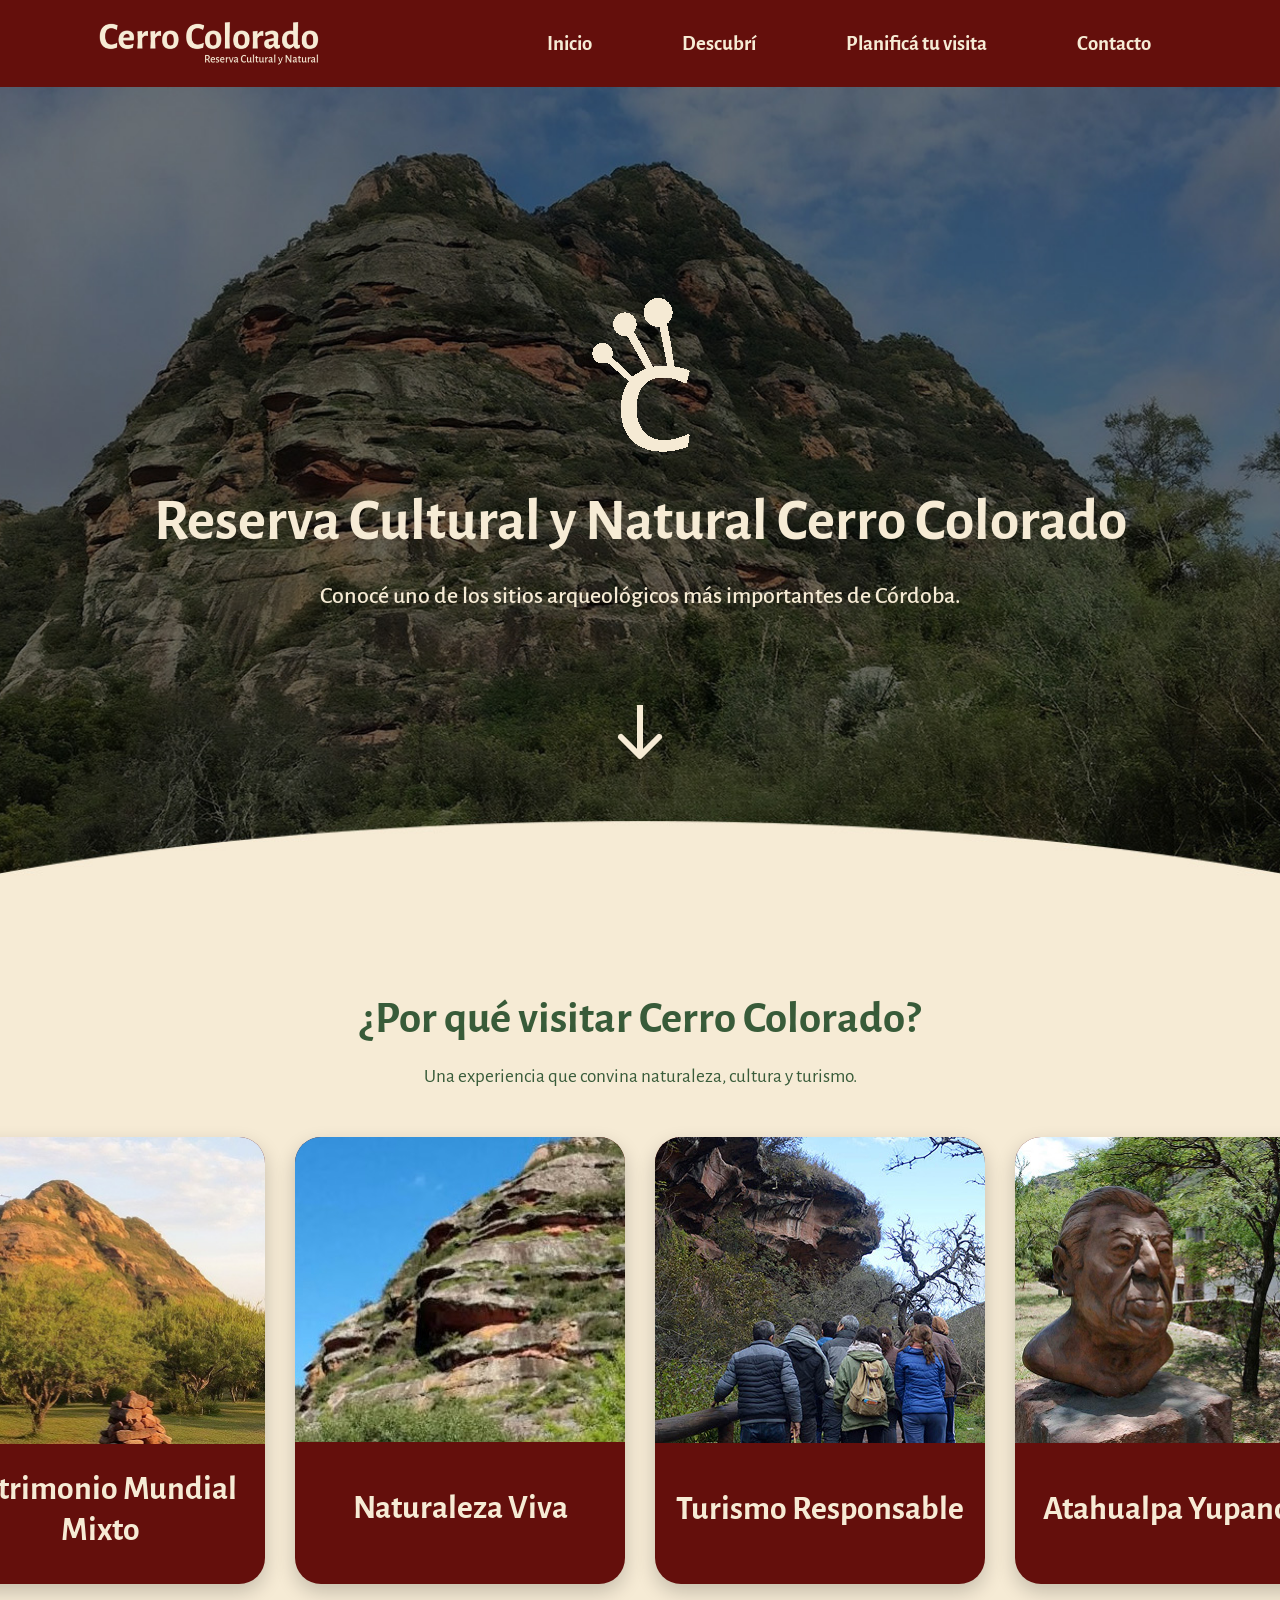
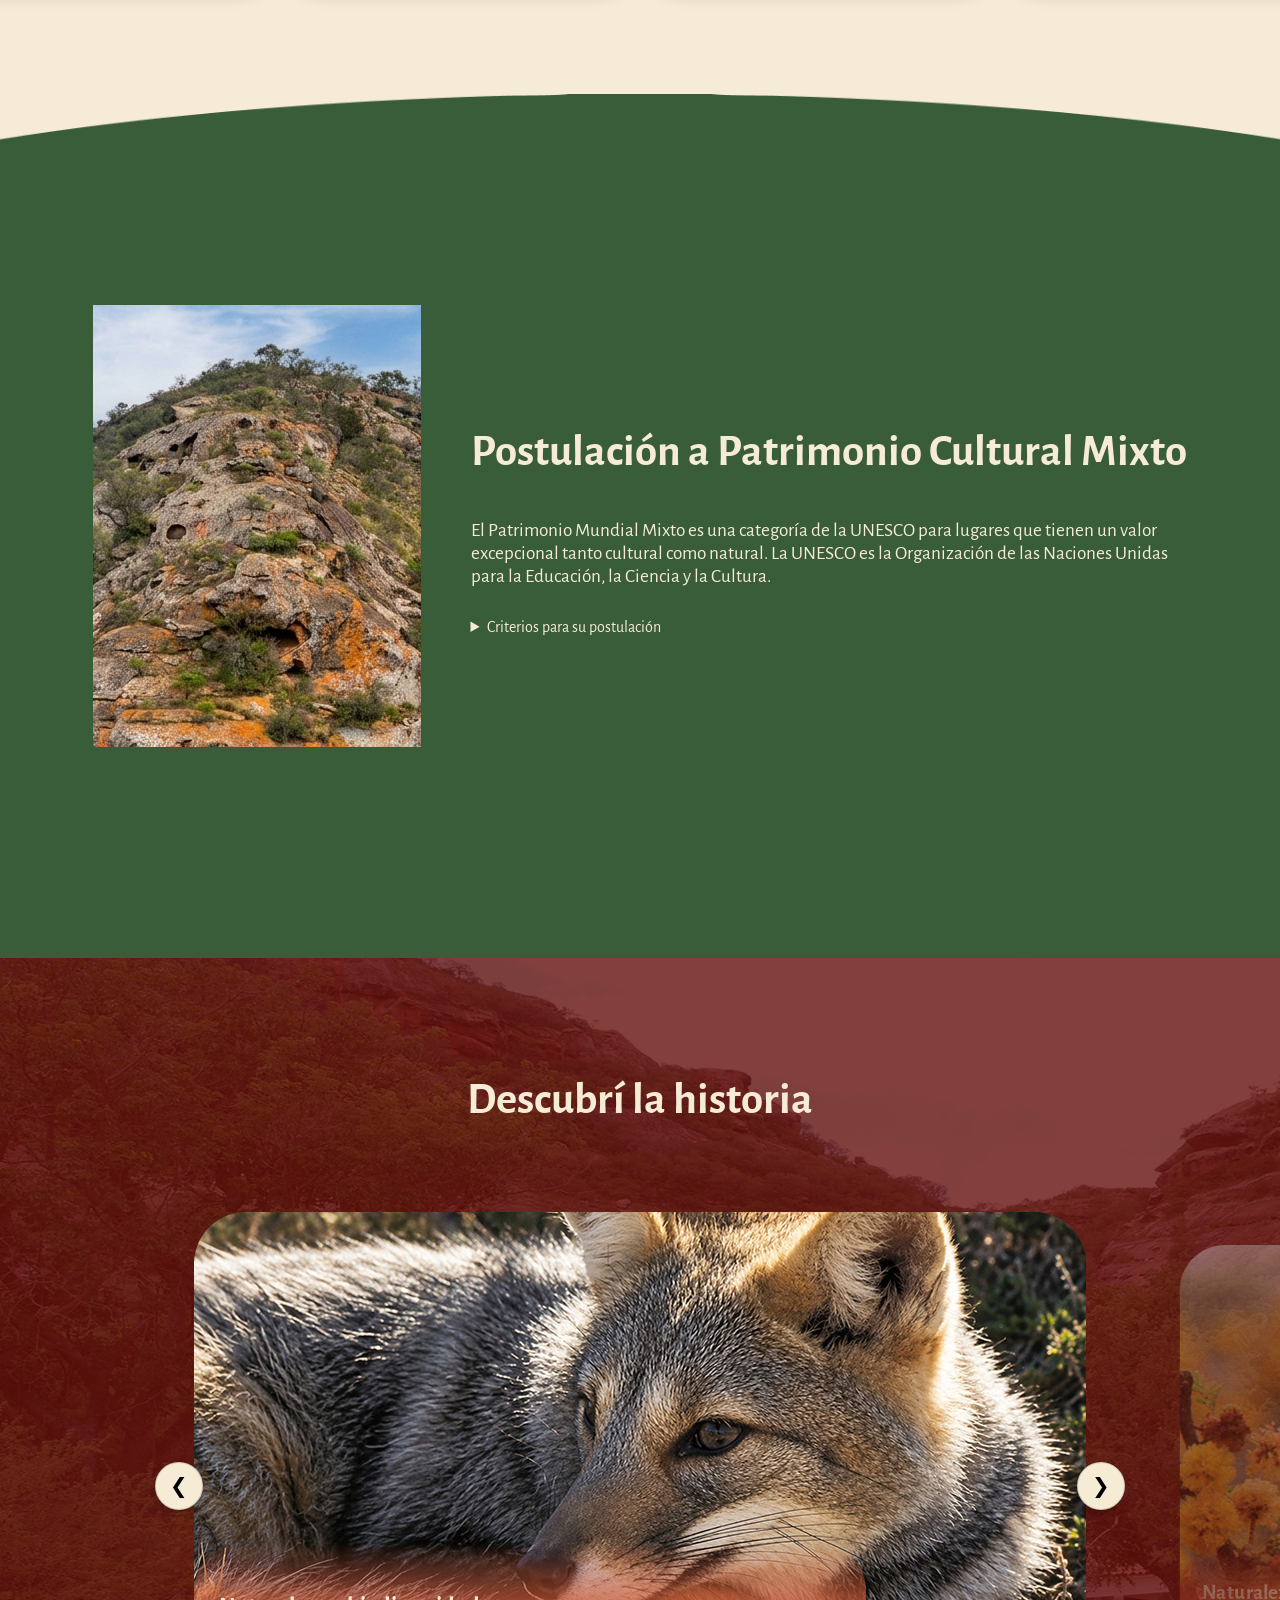
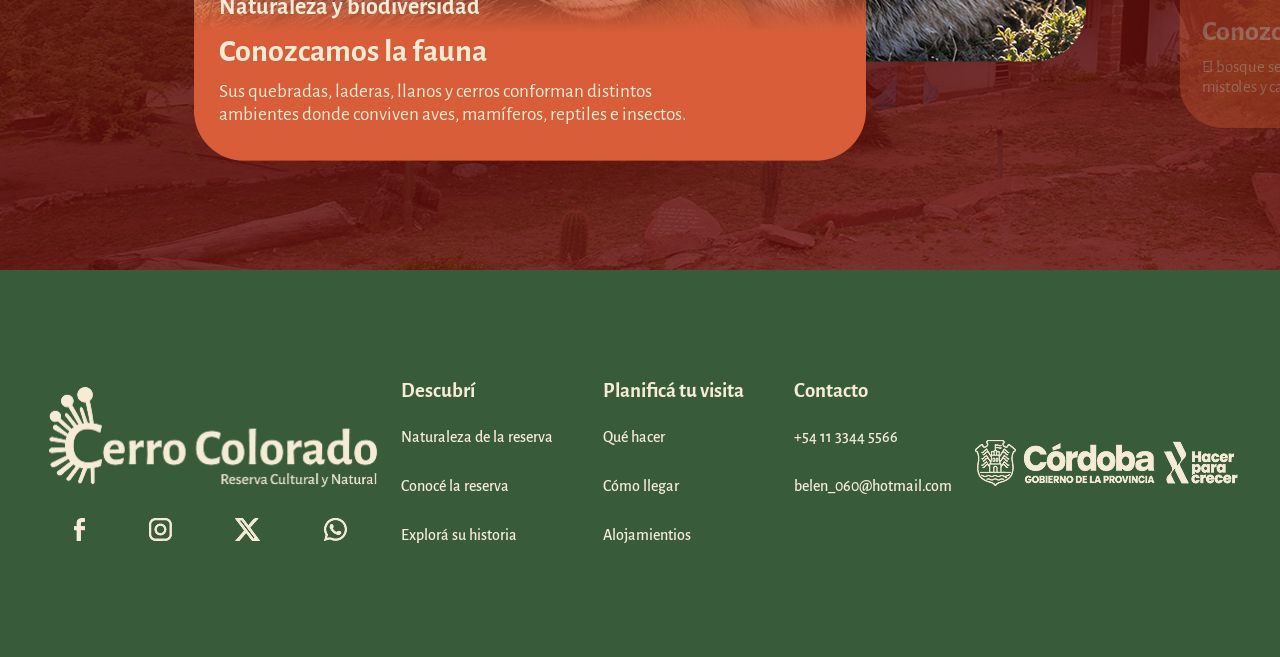
<file: index.html>
<!DOCTYPE html>
<html lang="es">

<head>
    <meta charset="utf-8" />
    <title>Cerro Colorado</title>
    <link rel="stylesheet" href="estilos.css" />
    <link rel="icon" href="img/isotipo.svg" type="image/svg" />
    <style>
        @import url('https://fonts.googleapis.com/css2?family=Alegreya+Sans:ital,wght@0,100;0,300;0,400;0,500;0,700;0,800;0,900;1,100;1,300;1,400;1,500;1,700;1,800;1,900&family=Lato:ital,wght@0,100;0,300;0,400;0,700;0,900;1,100;1,300;1,400;1,700;1,900&display=swap');
    </style>
</head>

<body>
    <header>
        <div class="logo">
            <img src="img/logo.svg" alt="Logo de Cerro Colorado" width="220" height="47" />
        </div>
        <nav class="nav-desktop">
            <a href="index.html">Inicio</a>
            <a href="descubri.html">Descubrí</a>
            <a href="planificatuvisita.html">Planificá tu visita</a>
            <a href="contacto.html">Contacto</a>
        </nav>

        <input type="checkbox" id="menu-toggle" class="menu-checkbox">

        <label for="menu-toggle" class="menu-btn">
            <span class="bar"></span>
            <span class="bar"></span>
            <span class="bar"></span>
        </label>

        <nav class="nav-mobile">
            <a href="index.html" target="_self">Inicio</a>
            <a href="descubri.html" target="_self">Descubrí</a>
            <a href="planificatuvisita.html" target="_self">Planificá tu visita</a>
            <a href="contacto.html" target="_self">Contacto</a>
        </nav>

    </header>
    <main>
        <section id="inicio">
            <img src="img/desktop/iso-animacion.gif" class="gif-index">
            <h1>Reserva Cultural y Natural Cerro Colorado</h1>
            <h2>Conocé uno de los sitios arqueológicos más importantes de Córdoba.</h2>
            <a href="#porquevisitar">
                <img src="img/desktop/flecha.png" class="flecha" alt="Flecha hacia abajo" />
            </a>
        </section>
        <section id="porquevisitar">
            <h3>¿Por qué visitar Cerro Colorado?</h3>
            <p>Una experiencia que convina naturaleza, cultura y turismo.</p>
            <div class="tarjetas">
                <div class="tarjeta1">
                    <div class="tarjeta-contenido">
                        <div class="frente">
                            <figure>
                                <img src="img/desktop/patrimoniotarjeta.jpg" alt="Tarjeta 1" />
                                <figcaption>Patrimonio Mundial Mixto</figcaption>
                            </figure>
                        </div>
                        <div class="dorso">
                            <figure>
                                <img src="img/desktop/dorso-tarjeta1.png" alt="Tarjeta 1" />
                                <figcaption>Es un patrimonio cultural mixto, combina valores naturales, arqueológicos e
                                    históricos. Conserva un paisaje característico junto con pinturas rupestres de
                                    pueblos originarios y vestigios culturales. Posee una fuerte importancia histórica y
                                    artística. vinculada a la identidad de Córdoba.</figcaption>
                            </figure>
                        </div>
                    </div>
                </div>
                <div class="tarjeta2">
                    <div class="tarjeta-contenido">
                        <div class="frente">
                            <figure>
                                <img src="img/desktop/naturalezatarjeta.jpg" alt="Tarjeta 2" />
                                <figcaption>Naturaleza Viva</figcaption>
                            </figure>
                        </div>
                        <div class="dorso">
                            <figure>
                                <img src="img/desktop/dorso-tarjeta2.png" alt="Tarjeta 2" />
                                <figcaption>Un paisaje que guarda historia. El Cerro Colorado combina paisaje,
                                    biodiversidad y patrimonio cultural, donde las formaciones rojizas de las sierras
                                    conviven con la vegetación autóctona y las huellas de los pueblos originarios.
                                </figcaption>
                            </figure>
                        </div>
                    </div>
                </div>
                <div class="tarjeta3">
                    <div class="tarjeta-contenido">
                        <div class="frente">
                            <figure>
                                <img src="img/desktop/turismotarjeta.jpg" alt="Tarjeta 3" />
                                <figcaption>Turismo Responsable</figcaption>
                            </figure>
                        </div>
                        <div class="dorso">
                            <figure>
                                <img src="img/desktop/dorso-tarjeta3.png" alt="Tarjeta 3" />
                                <figcaption>Conocer también es cuidar. Visitar Cerro Colorado implica respetar su
                                    paisaje, su patrimonio arqueológico y su biodiversidad. Recorrer los senderos sin
                                    alterar el entorno permite preservar este lugar para las próximas generaciones.
                                </figcaption>
                            </figure>
                        </div>
                    </div>
                </div>
                <div class="tarjeta4">
                    <div class="tarjeta-contenido">
                        <div class="frente">
                            <figure>
                                <img src="img/desktop/atahualpayupanqui.jpg" alt="Tarjeta 4" />
                                <figcaption>Atahualpa Yupanqui</figcaption>
                            </figure>
                        </div>
                        <div class="dorso">
                            <figure>
                                <img src="img/desktop/dorso-tarjeta4.png" alt="Tarjeta 4" />
                                <figcaption>Poeta, músico y cantor argentino que encontró en Cerro Colorado una fuente
                                    de inspiración para su obra. Su legado mantiene viva la identidad cultural y las
                                    tradiciones del folclore nacional.</figcaption>
                            </figure>
                        </div>
                    </div>
                </div>
            </div>
        </section>
        <section id="patrimonio">
            <div class="contenedor-patrimonio">
                <img src="img/desktop/cerropatrimonio.jpg" alt="Patrimonio" />
                <div class="texto-patrimonio">
                    <h3>Postulación a Patrimonio Cultural Mixto</h3>
                    <p class="p-patrimonio">El Patrimonio Mundial Mixto es una categoría de la UNESCO para lugares que tienen un valor
                        excepcional tanto cultural como natural. La UNESCO es la Organización de las Naciones Unidas
                        para la
                        Educación, la Ciencia y la Cultura.</p>
                    <details class="desplegable-patrimonio">
                        <summary class="h4-patrimonio">Criterios para su postulación</summary>
                        <ul>
                            <li>Se encuentran y se observan pictografías de los primeros pueblos que se asentaron en la
                                zona, estos
                                pueblos en la actualidad ya no existen, pero han dejado su huella y su cultura. (basado
                                en
                                el
                                criterio 3)</li>
                            <li>Se encuentra entre sierras formadas hace miles de años por bloques de arenisca roja y
                                arroyos que
                                rodean los cañadones (producidos por lluvia y arroyos). Fue producto de la evolución
                                terrestre, la
                                Cordillera de los Andes y su levantamiento provoco que la biodiversidad y clima del
                                lugar
                                sean
                                transformados. (Basado en el criterio 8)</li>
                            <li>Proceso de cambio de hábitat de diferentes especies de fauna y flora, que se han
                                adaptados a
                                estos
                                cambios. (Basado en el criterio 9)</li>
                            <li>Especies como el zorro gris,aves rapaces y flora únicas,(el Mato) necesitan de la
                                concervación para
                                que puedan seguir habitando y no desaparezcan (Criterio 10)</li>
                        </ul>
                    </details>
                </div>
            </div>
        </section>
        <section id="descubri-historia">
            <h3 class="h3-descubri-index">Descubrí la historia</h3>

            <!-- Contenedor general para las flechas y el carrusel -->
            <div class="carrusel-contenedor-general">
                <!-- Botón Anterior -->
                <button class="carrusel-btn prev" aria-label="Anterior">&#10094;</button>

                <!-- Carrusel -->
                <div class="carrusel">
                    <div class="zorro">
                        <!-- imagen para computadora -->
                        <img src="img/desktop/fauna-desktop.png" alt="fauna" class="img-desktop" width="892px"
                            height="549px">
                        <!-- imagen para mobile -->
                        <img src="img/mobile/fauna-mobile2.png" alt="fauna-mobile" class="img-mobile" width="264px"
                            height="382px">
                        <div class="contenedor-naranja">
                            <h6>Naturaleza y biodiversidad</h6>
                            <h5>Conozcamos la fauna</h5>
                            <p>Sus quebradas, laderas, llanos y cerros conforman distintos ambientes donde conviven
                                aves, mamíferos, reptiles e insectos.</p>
                        </div>
                    </div>

                    <div class="flora">
                        <!-- imagen para computadora -->
                        <img src="img/desktop/flora-desktop.png" alt="flora" class="img-desktop" width="892px"
                            height="549px">
                        <!-- imagen para mobile -->
                        <img src="img/mobile/flora-mobile.png" alt="fauna-mobile" class="img-mobile" width="264px"
                            height="382px">
                        <div class="contenedor-naranja">
                            <h6>Naturaleza y biodiversidad</h6>
                            <h5>Conozcamos la flora</h5>
                            <p>El bosque serrano reúne especies como algarrobos, talas, chaañares, mistoles y cardones.
                            </p>
                        </div>
                    </div>

                    <div class="arte">
                        <!-- imagen para computadora -->
                        <img src="img/desktop/arte-desktop.png" alt="arterupestre" class="img-desktop" width="892px"
                            height="549px">
                        <!-- imagen para mobile -->
                        <img src="img/mobile/arte-mobile2.png" alt="fauna-mobile" class="img-mobile" width="264px"
                            height="382px">
                        <div class="contenedor-naranja">
                            <h6>Patrimonio Arqueológico</h6>
                            <h5>Conozcamos el arte rupestre</h5>
                            <p>Las pictografías son huellas de los pueblos originarios que habitaron la región y forman
                                parte de su patrimonio cultural.</p>
                        </div>
                    </div>
                </div>

                <!-- Botón Siguiente -->
                <button class="carrusel-btn next" aria-label="Siguiente">&#10095;</button>
            </div>
        </section>
    </main>
    <footer>
        <div class="logo-redes">
            <div class="logo">
                <img src="img/desktop/logo-footer.png" alt="Logo de Cerro Colorado" width="336px" height="102px" />
            </div>
            <div class="redes">
                <img src="img/desktop/facebook.png" alt="Facebook" />
                <img src="img/desktop/ig.png" alt="Instagram" />
                <img src="img/desktop/x.png" alt="Twitter" />
                <img src="img/desktop/whats.png" alt="WhatsApp" />
            </div>
        </div>
        <div class="apartados">
            <div class="descubri">
                <a href="descubri.html">Descubrí</a>
                <ul>Naturaleza de la reserva</ul>
                <ul>Conocé la reserva</ul>
                <ul>Explorá su historia</ul>
            </div>
            <div class="planifica">
                <a href="planificatuvisita.html">Planificá tu visita</a>
                <ul>Qué hacer</ul>
                <ul>Cómo llegar</ul>
                <ul>Alojamientios</ul>
            </div>
            <div class="contacto">
                <a href="contacto.html">Contacto</a>
                <ul>+54 11 3344 5566</ul>
                <ul>belen_060@hotmail.com</ul>
            </div>
        </div>
        <div class="cordoba">
            <img src="img/desktop/cordoba-logo.png" alt="Cordoba" />
        </div>
    </footer>
    <script>
        document.addEventListener("DOMContentLoaded", () => {
            const carrusel = document.querySelector('.carrusel');
            const tarjetas = document.querySelectorAll('.carrusel > div');
            const btnPrev = document.querySelector('.carrusel-btn.prev');
            const btnNext = document.querySelector('.carrusel-btn.next');

            let currentIndex = 0;
            const totalTarjetas = tarjetas.length;

            function actualizarCarrusel(index) {
                // Scroll circular infinito
                if (index >= totalTarjetas) {
                    currentIndex = 0;
                } else if (index < 0) {
                    currentIndex = totalTarjetas - 1;
                } else {
                    currentIndex = index;
                }

                // Calculamos el ancho real de la tarjeta + su gap actual de forma automática
                const anchoTarjeta = tarjetas[0].offsetWidth;
                const gap = parseInt(window.getComputedStyle(carrusel).gap) || 0;
                const desplazamientoTotal = anchoTarjeta + gap;

                // Desplazamiento exacto hacia la tarjeta seleccionada
                carrusel.scrollTo({
                    left: currentIndex * desplazamientoTotal,
                    behavior: 'smooth'
                });
            }

            if (btnNext && btnPrev) {
                btnNext.addEventListener('click', () => {
                    actualizarCarrusel(currentIndex + 1);
                });

                btnPrev.addEventListener('click', () => {
                    actualizarCarrusel(currentIndex - 1);
                });
            }

            // Observer para sincronizar si el usuario desliza con el dedo manualmente en mobile
            const observerOptions = {
                root: carrusel,
                threshold: 0.6
            };

            const observer = new IntersectionObserver((entries) => {
                entries.forEach(entry => {
                    if (entry.isIntersecting) {
                        tarjetas.forEach((t, i) => {
                            if (t === entry.target) {
                                currentIndex = i;
                                t.classList.add('active');
                            } else {
                                t.classList.remove('active');
                            }
                        });
                    }
                });
            }, observerOptions);

            tarjetas.forEach(tarjeta => observer.observe(tarjeta));
        });
    </script>
</body>

</html>
</file>
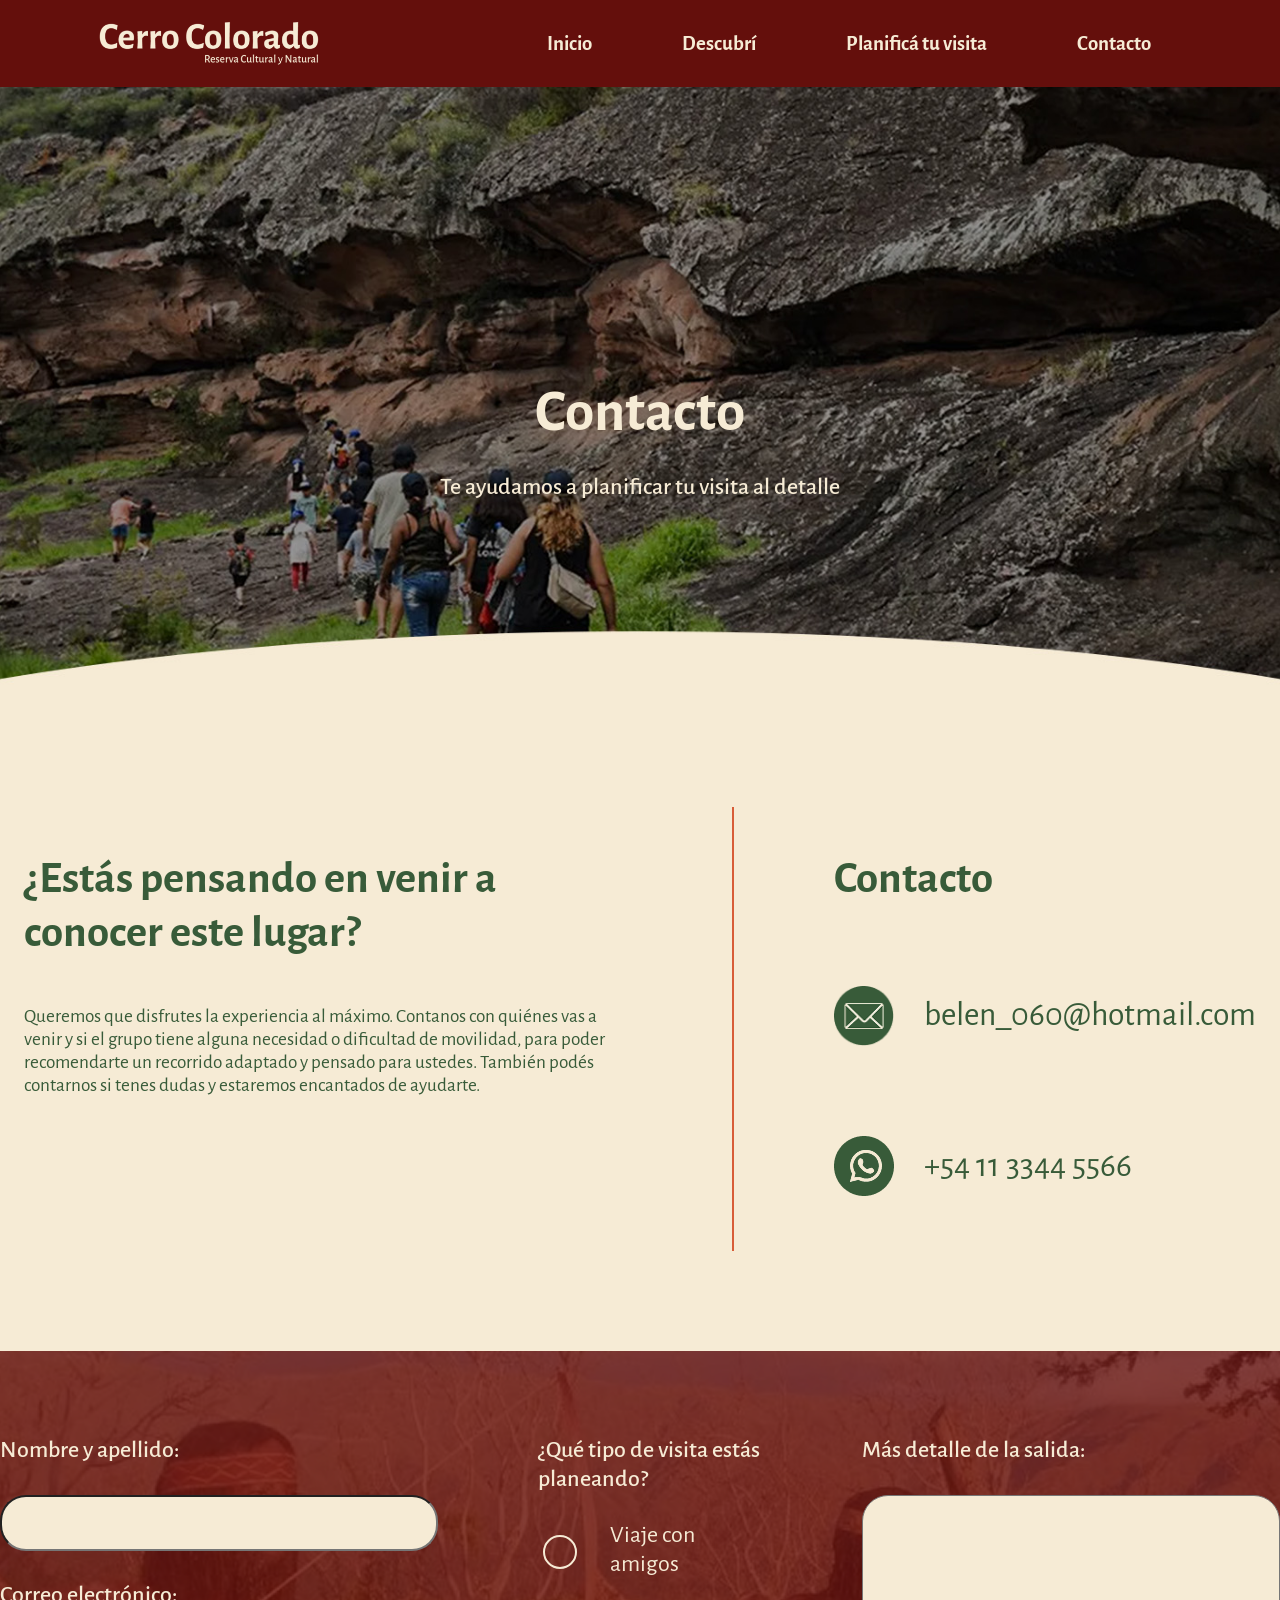
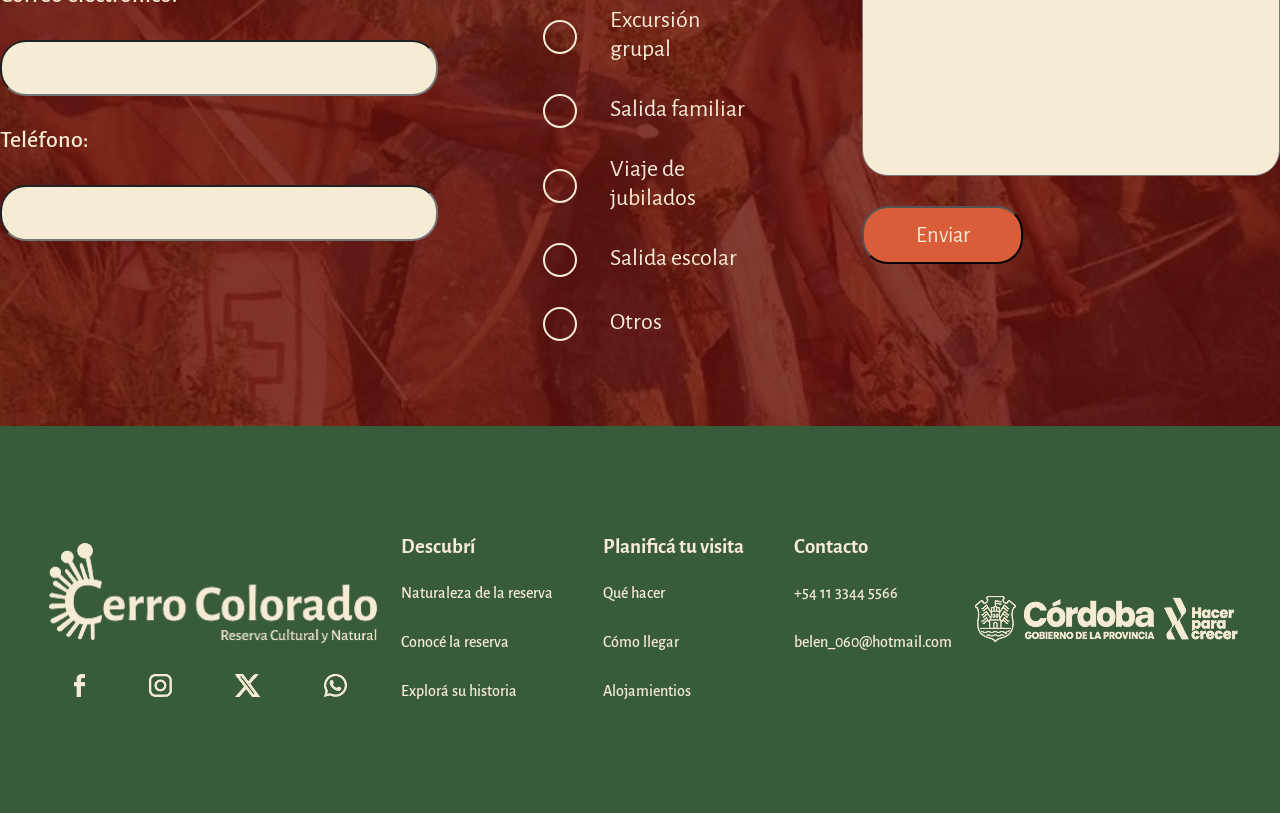
<file: contacto.html>
<!DOCTYPE html>
<html lang="es">

<head>
    <meta charset="utf-8" />
    <title>Cerro Colorado</title>
    <link rel="stylesheet" href="estilos.css" />
    <link rel="icon" href="img/isotipo.svg" type="image/svg" />
</head>
<style>
    @import url('https://fonts.googleapis.com/css2?family=Alegreya+Sans:ital,wght@0,100;0,300;0,400;0,500;0,700;0,800;0,900;1,100;1,300;1,400;1,500;1,700;1,800;1,900&family=Lato:ital,wght@0,100;0,300;0,400;0,700;0,900;1,100;1,300;1,400;1,700;1,900&display=swap');
</style>

<body>
    <header>
        <div class="logo">
            <img src="img/logo.svg" alt="Logo de Cerro Colorado" width="220" height="47" />
        </div>
        <nav class="nav-desktop">
            <a href="index.html">Inicio</a>
            <a href="descubri.html">Descubrí</a>
            <a href="planificatuvisita.html">Planificá tu visita</a>
            <a href="contacto.html">Contacto</a>
        </nav>

        <input type="checkbox" id="menu-toggle" class="menu-checkbox">

        <label for="menu-toggle" class="menu-btn">
            <span class="bar"></span>
            <span class="bar"></span>
            <span class="bar"></span>
        </label>

        <nav class="nav-mobile">
            <a href="index.html" target="_self">Inicio</a>
            <a href="descubri.html" target="_self">Descubrí</a>
            <a href="planificatuvisita.html" target="_self">Planificá tu visita</a>
            <a href="contacto.html" target="_self">Contacto</a>
        </nav>

    </header>
    <main>
        <section id="contacto">
            <h2 class="tipoH1">Contacto</h2>
            <h2>Te ayudamos a planificar tu visita al detalle</h2>
        </section>
        <section id="conoce">
            <div class="recomendacion">
                <h3>¿Estás pensando en venir a conocer este lugar? </h3>
                <p>Queremos que disfrutes la experiencia al máximo. Contanos con quiénes vas a venir y si el grupo tiene
                    alguna necesidad o dificultad de movilidad, para poder recomendarte un recorrido adaptado y pensado
                    para ustedes.
                    También podés contarnos si tenes dudas y estaremos encantados de ayudarte.</p>
            </div>
            <div class="separador"></div>
            <div>
                <h3>Contacto</h3>
                <div class="info">
                    <img src="img/desktop/icono-mail.png" alt="Correo Electrónico" width="60px" height="60px" />
                    <h4>belen_060@hotmail.com</h4>
                </div>
                <div class="info">
                    <img src="img/desktop/icono-wsp.png" alt="WhatsApp" width="60px" height="60px" />
                    <h4>+54 11 3344 5566</h4>
                </div>
            </div>
        </section>
        <section id="formulario">
            <form action="enviar.php" method="post">

                <div class="completar-info">
                    <label for="nombre">Nombre y apellido:</label>
                    <input type="text" id="nombre" name="nombre" required>

                    <label for="email">Correo electrónico:</label>
                    <input type="email" id="email" name="email" required>

                    <label for="telefono">Teléfono:</label>
                    <input type="tel" id="telefono" name="telefono" required>
                </div>


                <div class="opcion-unica">
                    <h3>¿Qué tipo de visita estás planeando? </h3>
                    <label>
                        Viaje con amigos
                        <input type="radio" id="amigos" name="salida" value="Viaje con amigos" required>
                    </label>

                    <label>
                        Excursión grupal
                        <input type="radio" id="grupal" name="salida" value="Excursión grupal">
                    </label>

                    <label>
                        Salida familiar
                        <input type="radio" id="familiar" name="salida" value="Salida familiar">
                    </label>

                    <label>
                        Viaje de jubilados
                        <input type="radio" id="jubilados" name="salida" value="Viaje de jubilados">
                    </label>

                    <label>
                        Salida escolar
                        <input type="radio" id="escolar" name="salida" value="Salida escolar">
                    </label>

                    <label>
                        Otros
                        <input type="radio" id="otros" name="salida" value="Otros">
                    </label>
                </div>

                <div class="mensaje">
                    <label for="mensaje">Más detalle de la salida:</label>
                    <textarea id="mensaje" name="mensaje" rows="4" required></textarea>
                    <button type="submit">Enviar</button>
                </div>

            </form>
        </section>
    </main>
    <footer>
        <div class="logo-redes">
            <div class="logo">
                <img src="img/desktop/logo-footer.png" alt="Logo de Cerro Colorado" width="336px" height="102px" />
            </div>
            <div class="redes">
                <img src="img/desktop/facebook.png" alt="Facebook" />
                <img src="img/desktop/ig.png" alt="Instagram" />
                <img src="img/desktop/x.png" alt="Twitter" />
                <img src="img/desktop/whats.png" alt="WhatsApp" />
            </div>
        </div>
        <div class="apartados">
            <div class="descubri">
                <a href="descubri.html">Descubrí</a>
                <ul>Naturaleza de la reserva</ul>
                <ul>Conocé la reserva</ul>
                <ul>Explorá su historia</ul>
            </div>
            <div class="planifica">
                <a href="planificatuvisita.html">Planificá tu visita</a>
                <ul>Qué hacer</ul>
                <ul>Cómo llegar</ul>
                <ul>Alojamientios</ul>
            </div>
            <div class="contacto">
                <a href="contacto.html">Contacto</a>
                <ul>+54 11 3344 5566</ul>
                <ul>belen_060@hotmail.com</ul>
            </div>
        </div>
        <div class="cordoba">
            <img src="img/desktop/cordoba-logo.png" alt="Cordoba" />
        </div>
    </footer>
</body>

</html>
</file>
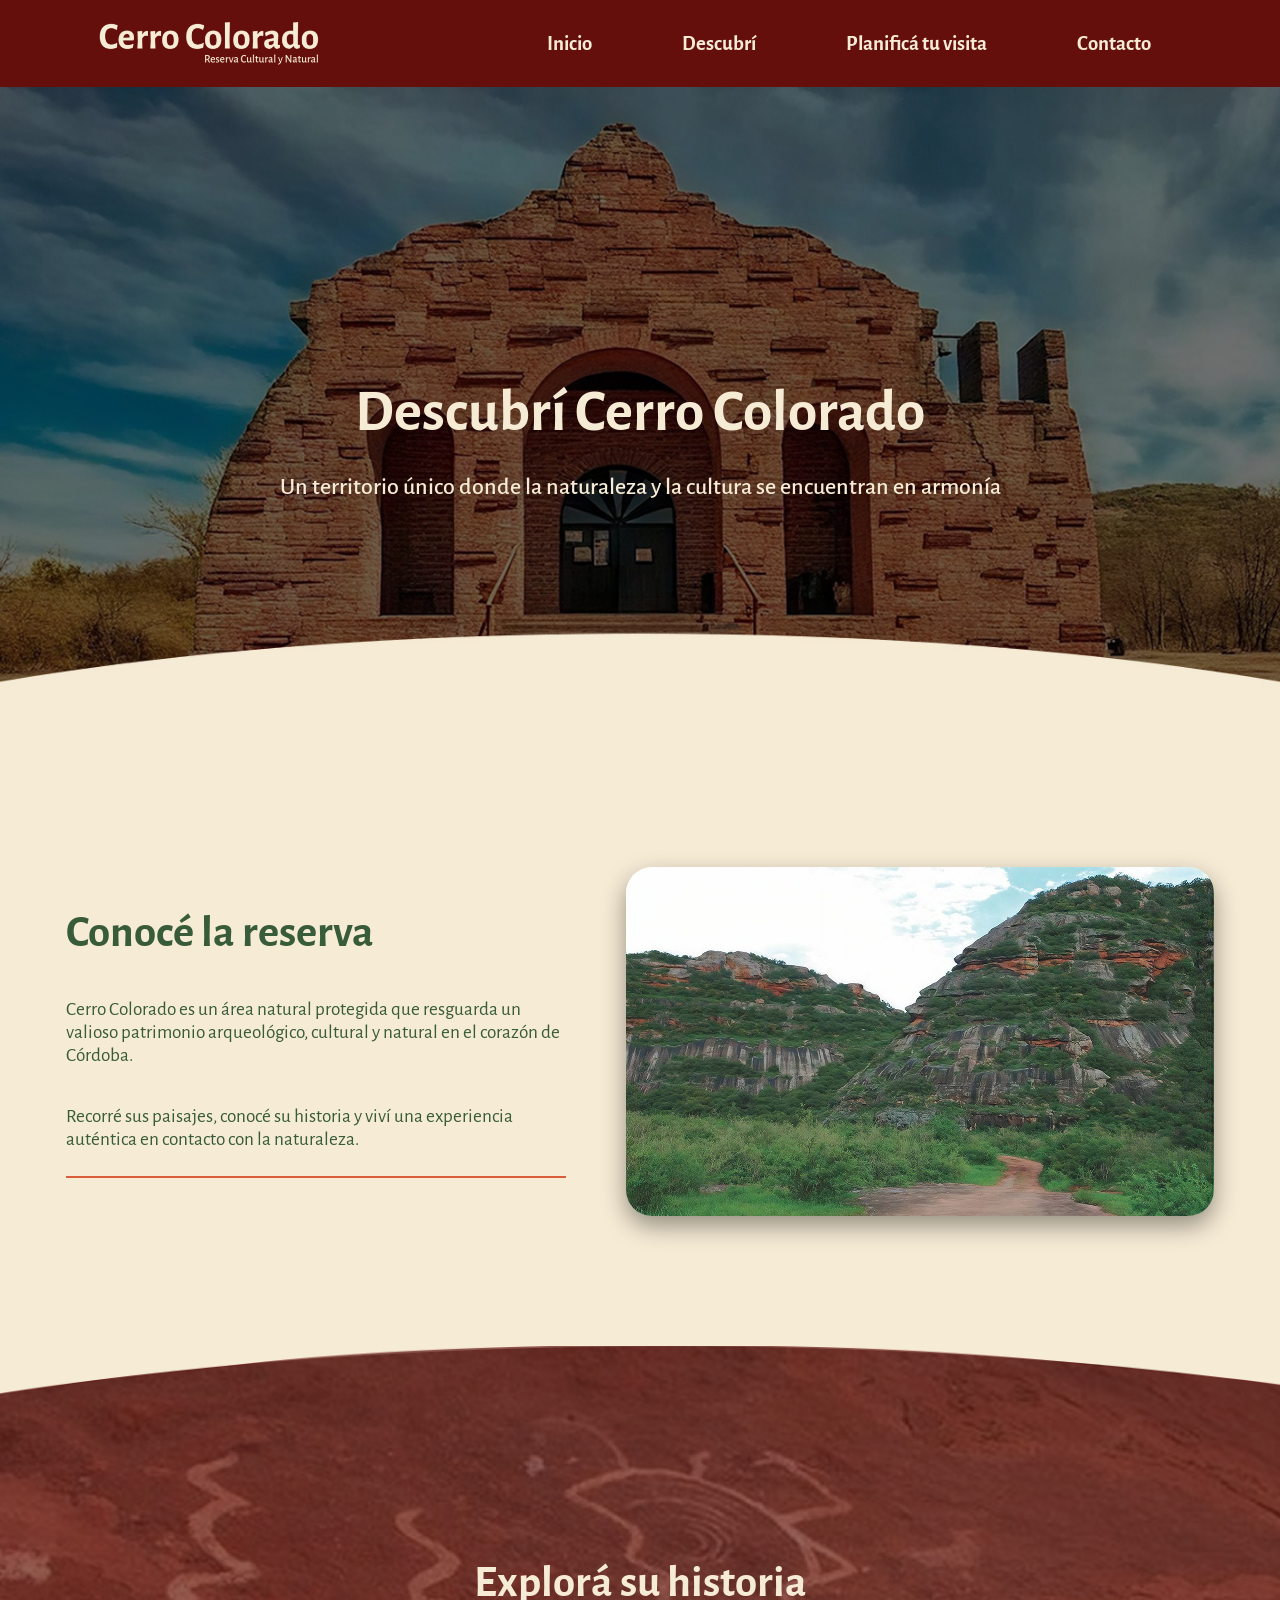
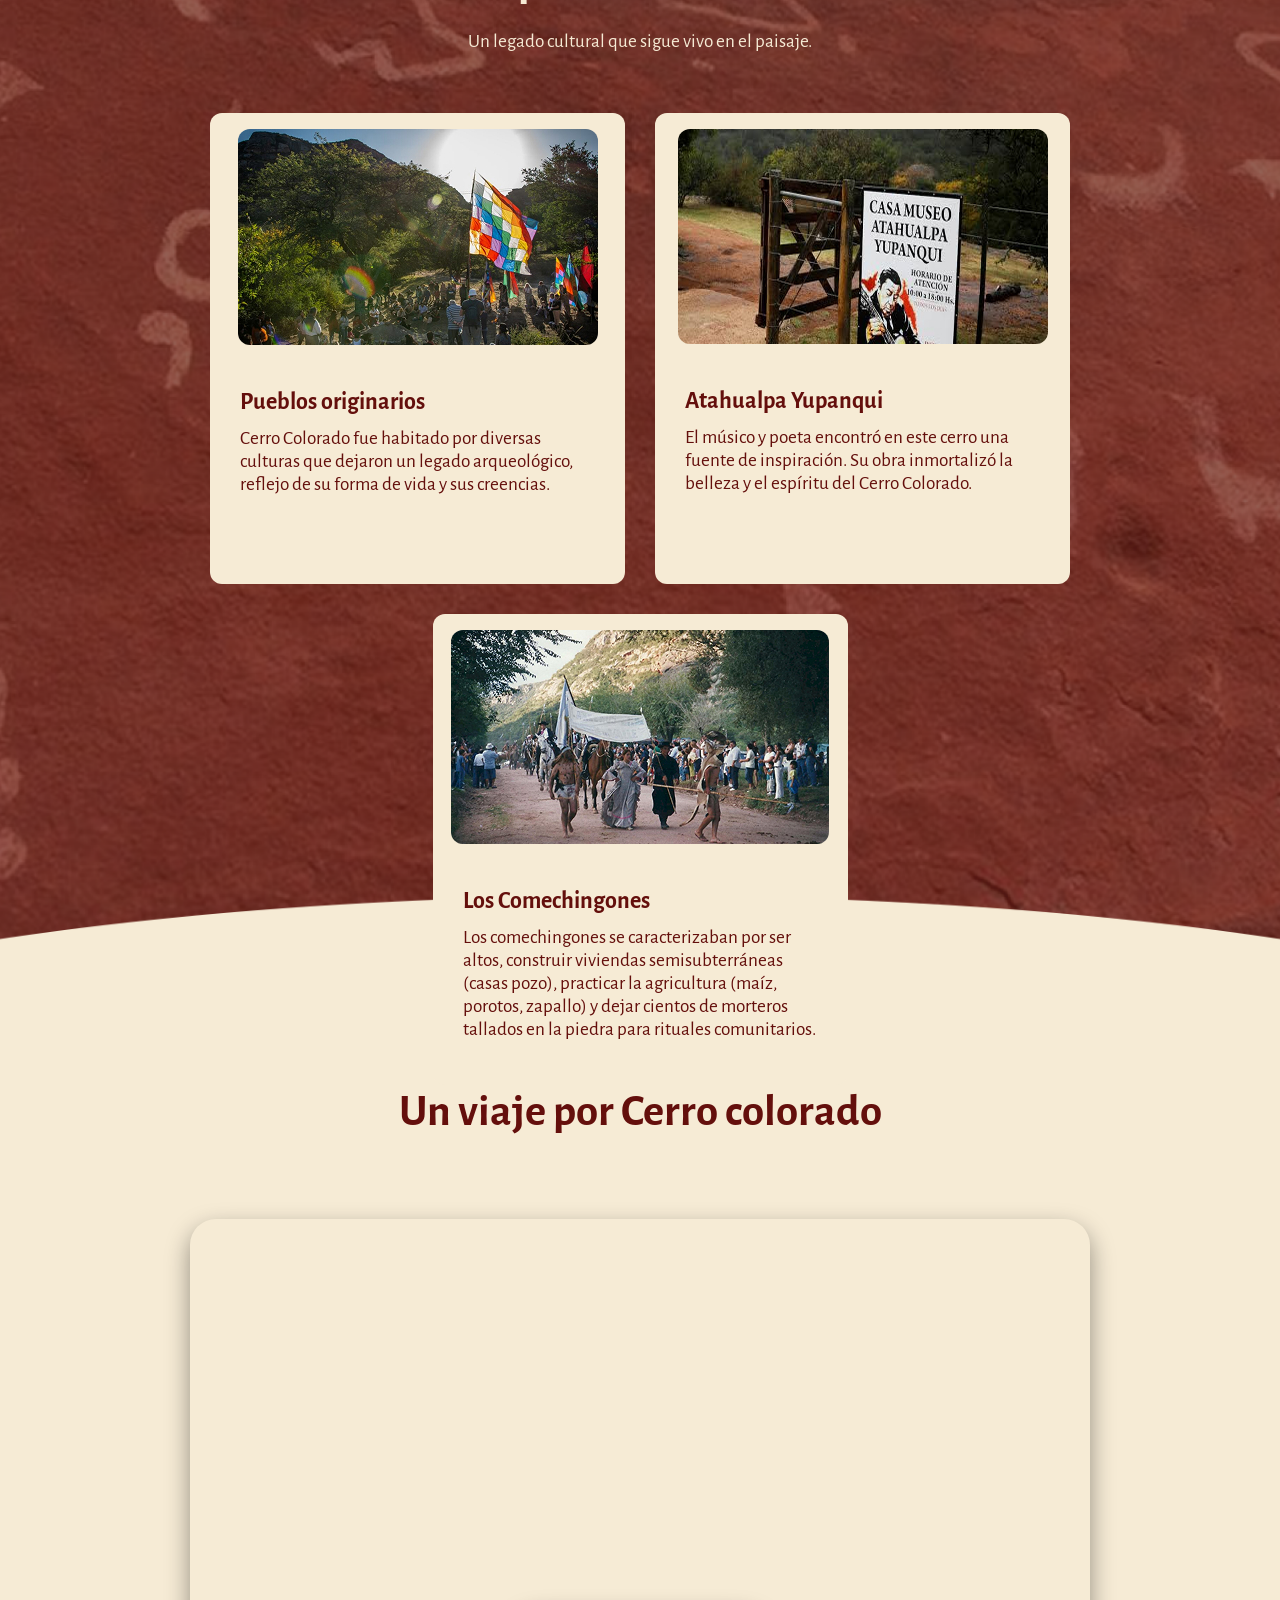
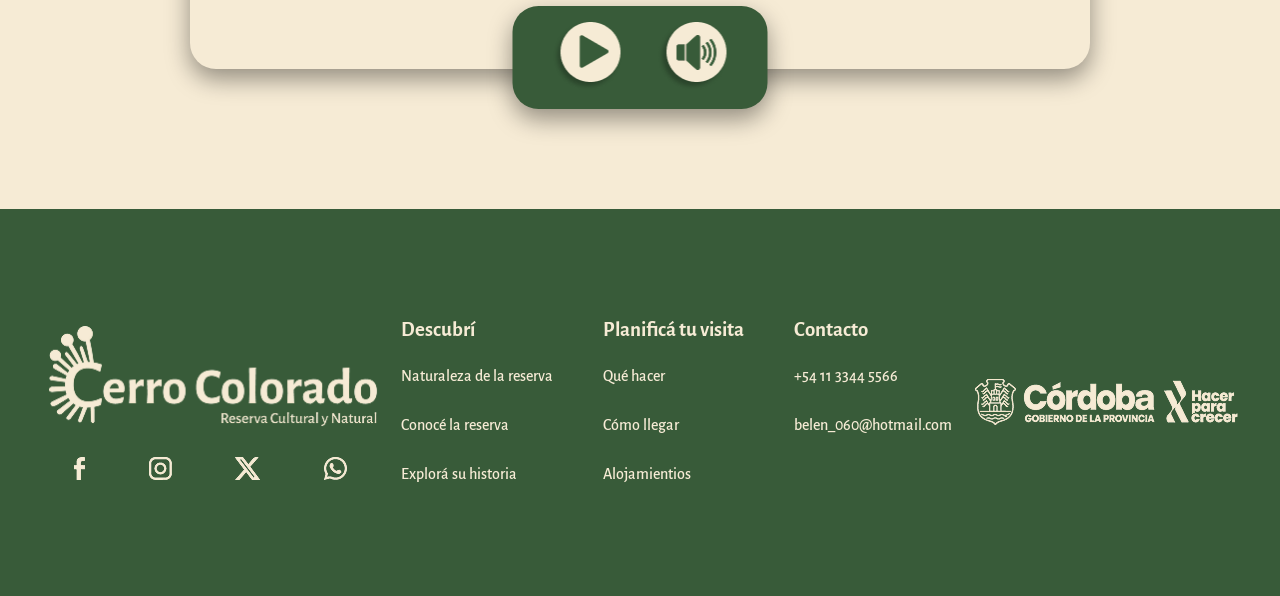
<file: descubri.html>
<!DOCTYPE html>
<html lang="es">

<head>
    <meta charset="utf-8" />
    <title>Cerro Colorado</title>
    <link rel="stylesheet" href="estilos.css" />
    <link rel="icon" href="img/isotipo.svg" type="image/svg" />
    <style>
        @import url('https://fonts.googleapis.com/css2?family=Alegreya+Sans:ital,wght@0,100;0,300;0,400;0,500;0,700;0,800;0,900;1,100;1,300;1,400;1,500;1,700;1,800;1,900&family=Lato:ital,wght@0,100;0,300;0,400;0,700;0,900;1,100;1,300;1,400;1,700;1,900&display=swap');
    </style>
</head>

<body>
    <header>
        <div class="logo">
            <img src="img/logo.svg" alt="Logo de Cerro Colorado" width="220" height="47" />
        </div>
        <nav class="nav-desktop">
            <a href="index.html">Inicio</a>
            <a href="descubri.html">Descubrí</a>
            <a href="planificatuvisita.html">Planificá tu visita</a>
            <a href="contacto.html">Contacto</a>
        </nav>
        
        <input type="checkbox" id="menu-toggle" class="menu-checkbox">

        <label for="menu-toggle" class="menu-btn">
            <span class="bar"></span>
            <span class="bar"></span>
            <span class="bar"></span>
        </label>

        <nav class="nav-mobile">
            <a href="index.html" target="_self">Inicio</a>
            <a href="descubri.html" target="_self">Descubrí</a>
            <a href="planificatuvisita.html" target="_self">Planificá tu visita</a>
            <a href="contacto.html" target="_self">Contacto</a>
        </nav>

    </header>
    <main>
        <section id="descubri">
            <h2 class="tipoH1">Descubrí Cerro Colorado</h2>
            <h2 class="h2-800">Un territorio único donde la naturaleza y la cultura se encuentran en armonía</h2>
        </section>

        <section id="conoce-descubri">
            <div class="conoce-izq">
                <h3 class="h3-conoce">Conocé la reserva</h3>
                <p class="p-conoce">Cerro Colorado es un área natural protegida que resguarda un valioso patrimonio
                    arqueológico,
                    cultural y
                    natural en el corazón de Córdoba.</p>

                <p class="p-conoce">Recorré sus paisajes, conocé su historia y viví una experiencia auténtica en
                    contacto con la
                    naturaleza.
                </p>
            </div>
            <img class="img-cerro" src="img/desktop/cerro3.jpg" alt="Paisaje de Cerro Colorado" />
        </section>

        <section id="explora-su-historia">
            <div class="explora-titulo-subtitulo">
                <h3 class="h3-explora">Explorá su historia</h3>
                <p class="p-explora">Un legado cultural que sigue vivo en el paisaje.</p>
            </div>
            <div class="explora-contenedor">
                <div class="pueblos-originarios">
                    <img src="img/desktop/pueblosoriginarios.jpg" alt="Pueblos Originarios" />
                    <article>
                        <h2 class="h2-explora">Pueblos originarios</h2>
                        <p class="p-explora-2">Cerro Colorado fue habitado por diversas culturas que dejaron un legado
                            arqueológico, reflejo de su forma de vida y sus creencias.</p>
                    </article>
                </div>
                <div class="casa-museo">
                    <img src="img/desktop/casamuseo.jpg" alt="Casa Museo" />
                    <article>
                        <h2 class="h2-explora">Atahualpa Yupanqui</h2>
                        <p class="p-explora-2">El músico y poeta encontró en este cerro una fuente de inspiración.
                            Su obra inmortalizó la belleza y el espíritu del Cerro Colorado.</p>
                    </article>
                </div>
                <div class="los-comechingones">
                    <img src="img/desktop/pueblosoriginarios3.jpg" alt="Los Comechingones" />
                    <article>
                        <h2 class="h2-explora">Los Comechingones</h2>
                        <p class="p-explora-2">Los comechingones se caracterizaban por ser altos, construir viviendas
                            semisubterráneas (casas pozo), practicar la agricultura (maíz, porotos, zapallo) y dejar
                            cientos de morteros tallados en la piedra para rituales comunitarios.</p>
                    </article>
                </div>
            </div>
        </section>

        <section id="video">
            <h3 class="h3-video">Un viaje por Cerro colorado</h3>
            <div class="video-container">
                <video class="video-descubri" src="img/video_descubri.mp4" playsinline></video>

                <div class="custom-controls">
                    <!-- BOTON PLAY / PAUSA  -->
                    <button id="play-btn" class="btn-ctrl">
                        <img id="icon-play" src="img/desktop/play.png" alt="Play">
                        <img id="icon-pause" src="img/desktop/Propiedad 1=pausa.png" alt="Pausa" style="display: none;">
                    </button>

                    <!-- BOTON SONIDO  -->
                    <button id="mute-btn" class="btn-ctrl">
                        <img id="icon-sound-on" src="img/desktop/Propiedad 1=sonido.png" alt="Con sonido">
                        <img id="icon-sound-off" src="img/desktop/Propiedad 1=mudo.png" alt="Silenciado"
                            style="display: none;">
                    </button>
                </div>
            </div>
        </section>

    </main>
    <footer>
        <div class="logo-redes">
            <div class="logo">
                <img src="img/desktop/logo-footer.png" alt="Logo de Cerro Colorado" width="336px" height="102px" />
            </div>
            <div class="redes">
                <img src="img/desktop/facebook.png" alt="Facebook" />
                <img src="img/desktop/ig.png" alt="Instagram" />
                <img src="img/desktop/x.png" alt="Twitter" />
                <img src="img/desktop/whats.png" alt="WhatsApp" />
            </div>
        </div>
        <div class="apartados">
            <div class="descubri">
                <a href="descubri.html">Descubrí</a>
                <ul>Naturaleza de la reserva</ul>
                <ul>Conocé la reserva</ul>
                <ul>Explorá su historia</ul>
            </div>
            <div class="planifica">
                <a href="planificatuvisita.html">Planificá tu visita</a>
                <ul>Qué hacer</ul>
                <ul>Cómo llegar</ul>
                <ul>Alojamientios</ul>
            </div>
            <div class="contacto">
                <a href="contacto.html">Contacto</a>
                <ul>+54 11 3344 5566</ul>
                <ul>belen_060@hotmail.com</ul>
            </div>
        </div>
        <div class="cordoba">
            <img src="img/desktop/cordoba-logo.png" alt="Cordoba" />
        </div>
    </footer>

    <script>
        const video = document.querySelector('.video-descubri');
        const playBtn = document.getElementById('play-btn');
        const muteBtn = document.getElementById('mute-btn');

        const iconPlay = document.getElementById('icon-play');
        const iconPause = document.getElementById('icon-pause');
        const iconSoundOn = document.getElementById('icon-sound-on');
        const iconSoundOff = document.getElementById('icon-sound-off');

        playBtn.addEventListener('click', () => {
            if (video.paused) {
                video.play();
                iconPlay.style.display = 'none';
                iconPause.style.display = 'block';
            } else {
                video.pause();
                iconPlay.style.display = 'block';
                iconPause.style.display = 'none';
            }
        });

        muteBtn.addEventListener('click', () => {
            video.muted = !video.muted;
            if (video.muted) {
                iconSoundOn.style.display = 'none';
                iconSoundOff.style.display = 'block';
            } else {
                iconSoundOn.style.display = 'block';
                iconSoundOff.style.display = 'none';
            }
        });
    </script>
</body>

</html>
</file>
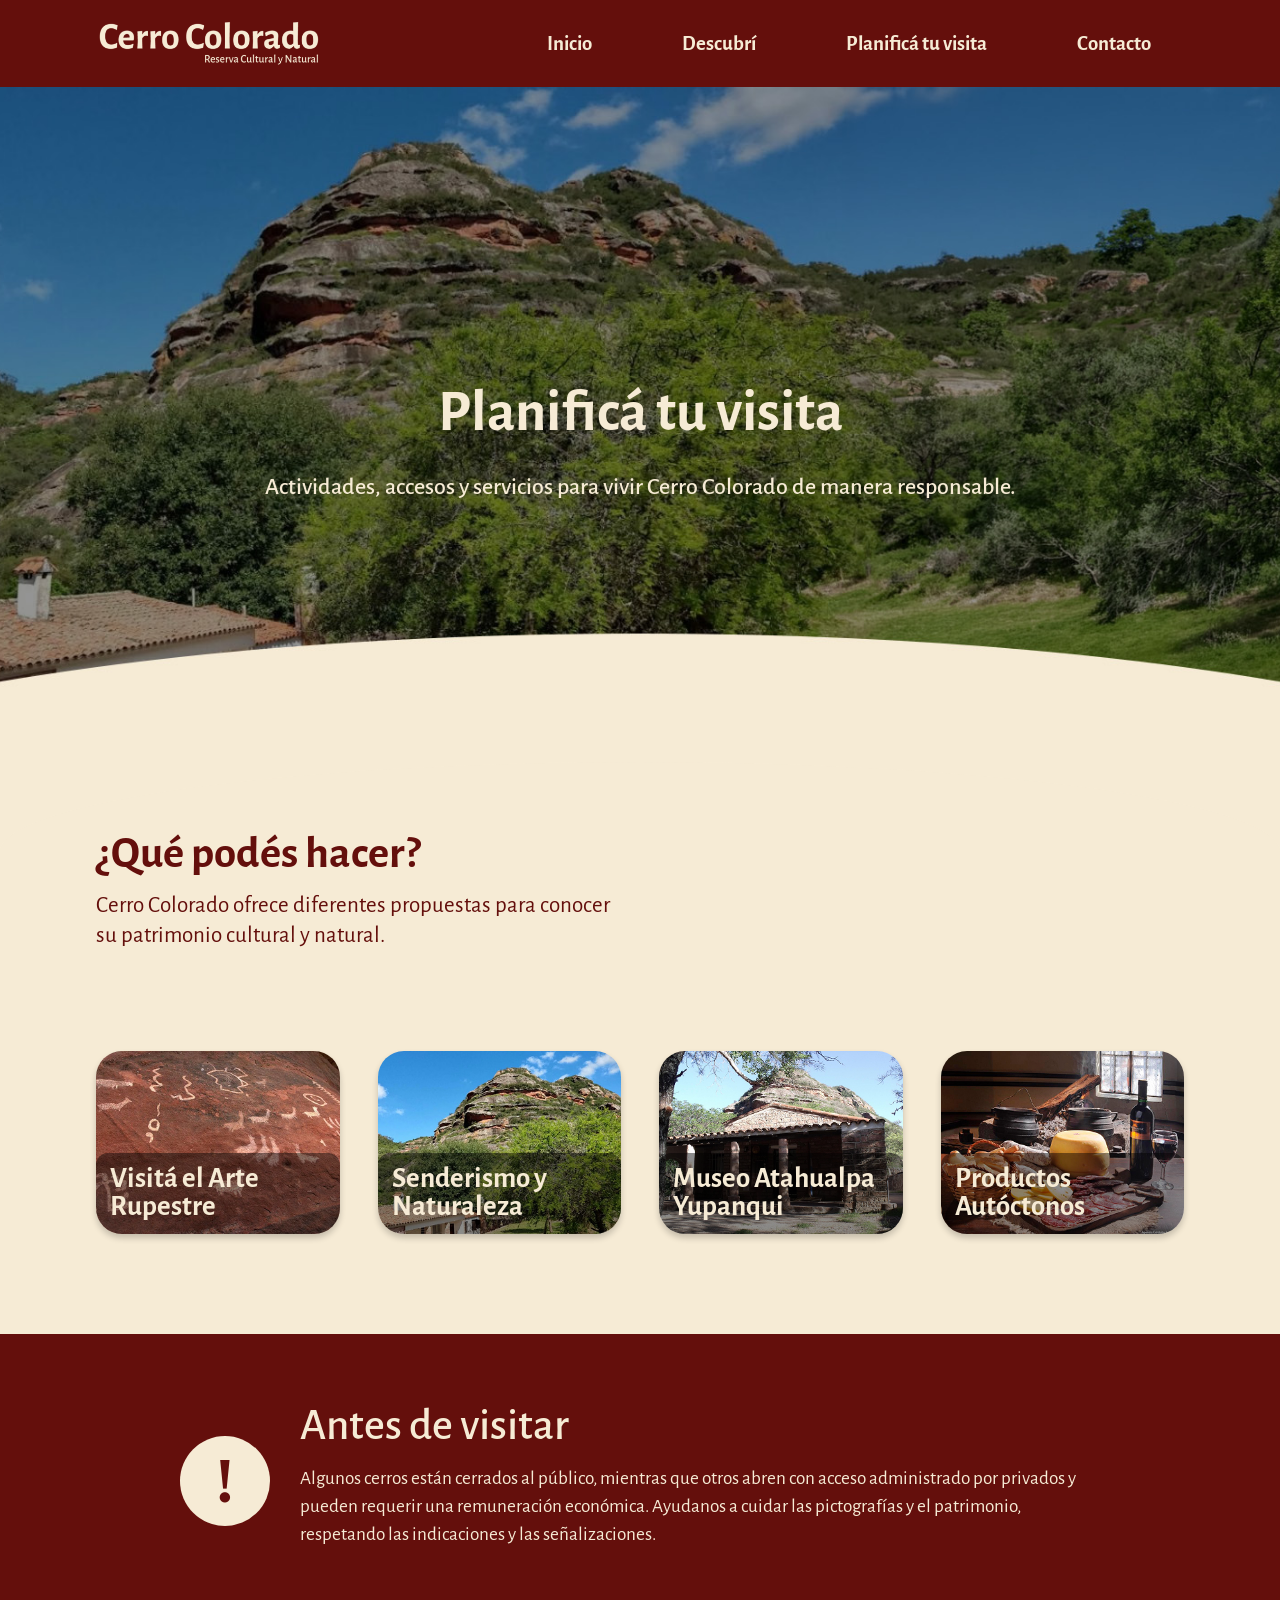
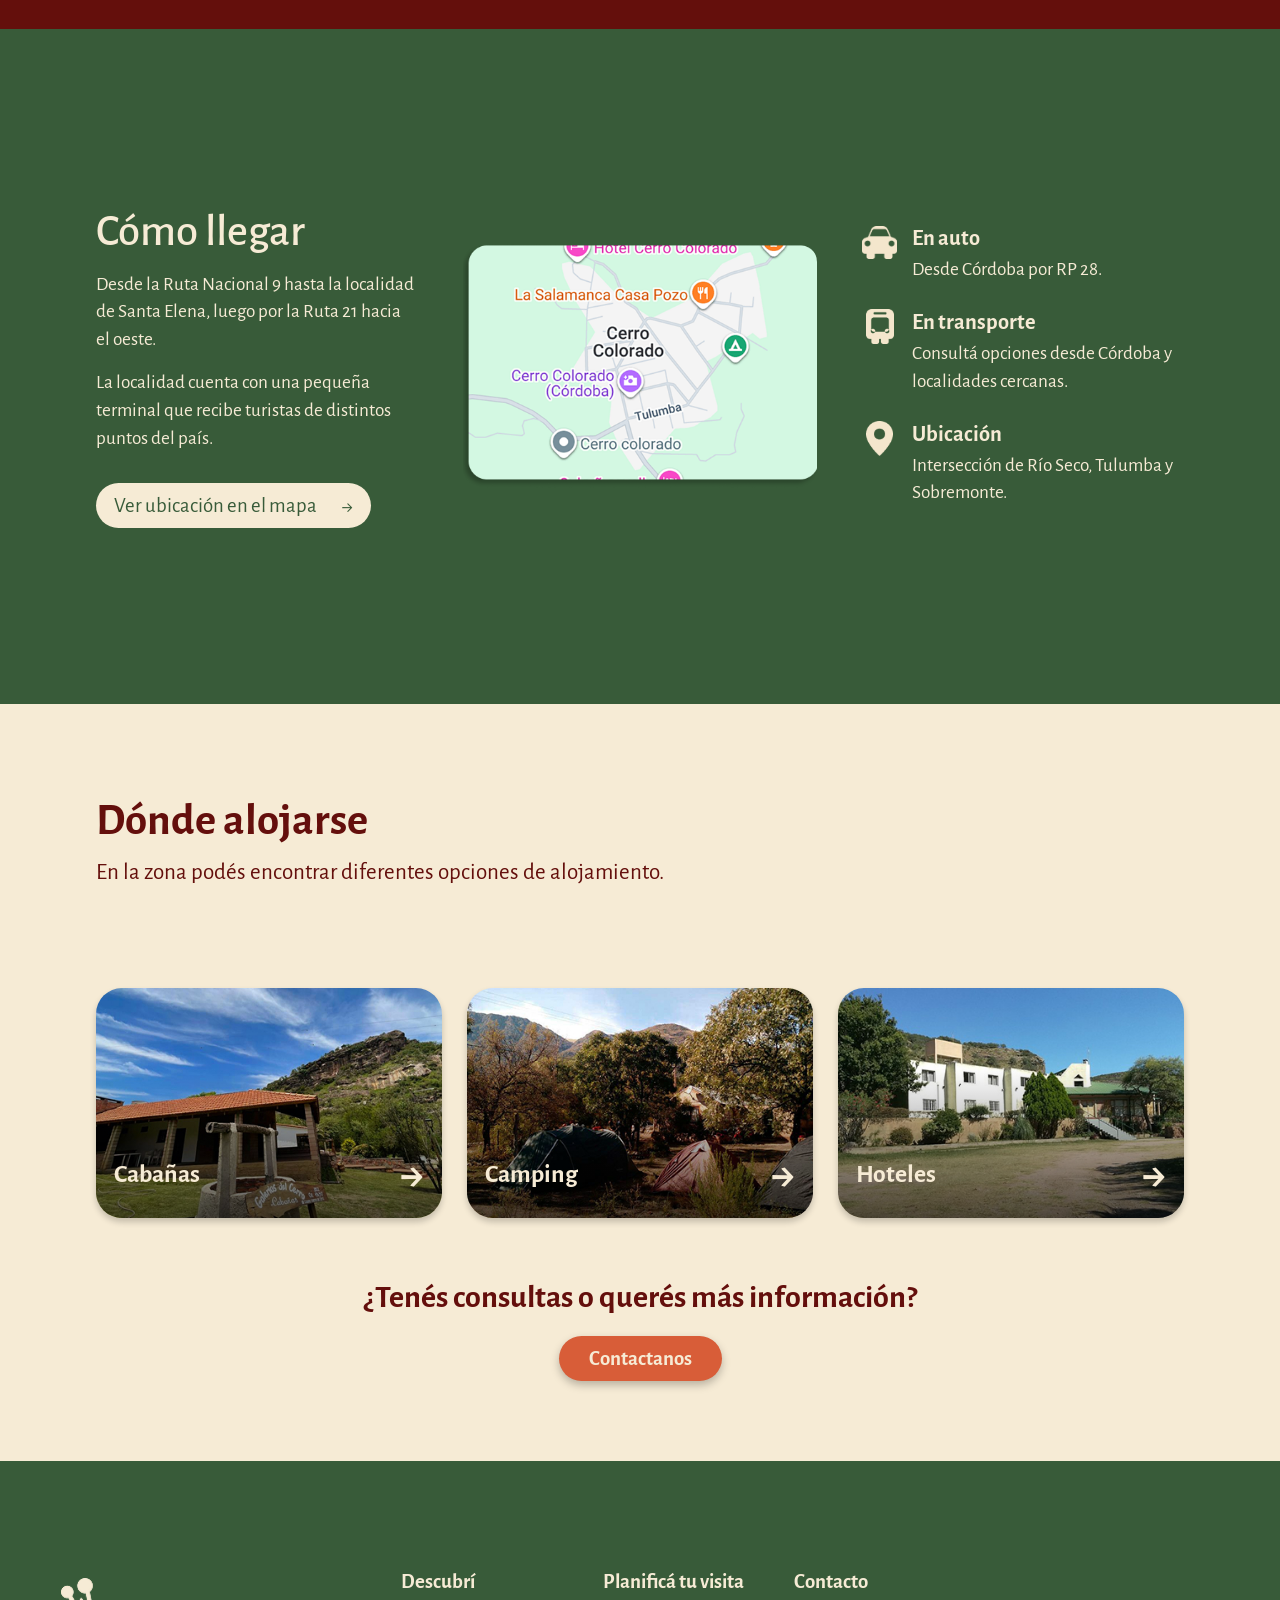
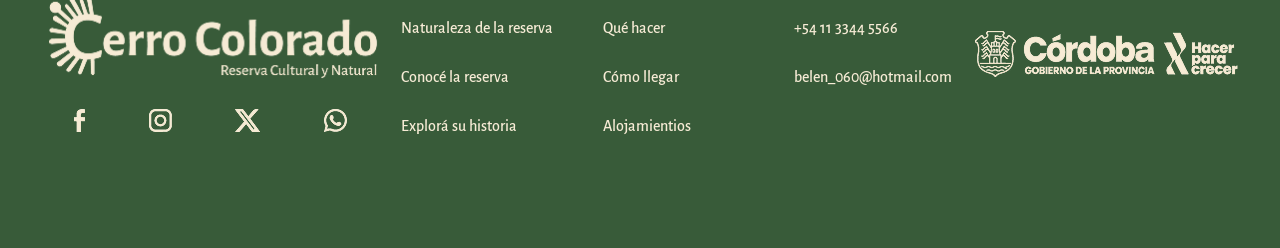
<file: planificatuvisita.html>
<!DOCTYPE html>
<html lang="es">

<head>
    <meta charset="utf-8" />
    <meta name="viewport" content="width=device-width, initial-scale=1.0">
    <title>Cerro Colorado</title>
    <link rel="stylesheet" href="estilos.css" />
    <link rel="icon" href="img/isotipo.svg" type="image/svg" />
    <style>
        @import url('https://fonts.googleapis.com/css2?family=Alegreya+Sans:ital,wght@0,100;0,300;0,400;0,500;0,700;0,800;0,900;1,100;1,300;1,400;1,500;1,700;1,800;1,900&family=Lato:ital,wght@0,100;0,300;0,400;0,700;0,900;1,100;1,300;1,400;1,700;1,900&display=swap');
    </style>
</head>

<body class="pagina-planifica">
    <header>
        <div class="logo">
            <img src="img/logo.svg" alt="Logo de Cerro Colorado" width="220" height="47" />
        </div>
        <nav class="nav-desktop">
            <a href="index.html">Inicio</a>
            <a href="descubri.html">Descubrí</a>
            <a href="planificatuvisita.html">Planificá tu visita</a>
            <a href="contacto.html">Contacto</a>
        </nav>

        <input type="checkbox" id="menu-toggle" class="menu-checkbox">

        <label for="menu-toggle" class="menu-btn">
            <span class="bar"></span>
            <span class="bar"></span>
            <span class="bar"></span>
        </label>

        <nav class="nav-mobile">
            <a href="index.html" target="_self">Inicio</a>
            <a href="descubri.html" target="_self">Descubrí</a>
            <a href="planificatuvisita.html" target="_self">Planificá tu visita</a>
            <a href="contacto.html" target="_self">Contacto</a>
        </nav>

    </header>
    <main>
        <section id="planifica">
            <h2 class="tipoH1">Planificá tu visita</h2>
            <h2>Actividades, accesos y servicios para vivir Cerro Colorado
                de manera responsable. </h2>
        </section>

        <section class="planifica-actividades" id="que-hacer">
            <div class="planifica-contenedor">
                <h2>¿Qué podés hacer?</h2>
                <p class="planifica-introduccion">
                    Cerro Colorado ofrece diferentes propuestas para conocer
                    su patrimonio cultural y natural.
                </p>

                <div class="planifica-actividades-grid">
                    <article class="planifica-actividad">
                        <img src="img/desktop/arteruprestre4.jpg" alt="Arte rupestre de Cerro Colorado">
                        <h3>Visitá el Arte<br>Rupestre</h3>
                    </article>

                    <article class="planifica-actividad">
                        <img src="img/desktop/senderismoynaturaleza.jpg" alt="Paisajes naturales de Cerro Colorado">
                        <h3>Senderismo y<br>Naturaleza</h3>
                    </article>

                    <article class="planifica-actividad">
                        <img src="img/desktop/museo.jpg" alt="Museo Atahualpa Yupanqui">
                        <h3>Museo Atahualpa<br>Yupanqui</h3>
                    </article>

                    <article class="planifica-actividad">
                        <img src="img/desktop/productos.jpg" alt="Productos regionales de Cerro Colorado">
                        <h3>Productos<br>Autóctonos</h3>
                    </article>
                </div>
            </div>
        </section>

        <section class="planifica-aviso">
            <div class="planifica-aviso-contenido">
                <span class="planifica-aviso-icono" aria-hidden="true">!</span>

                <div class="planifica-aviso-texto">
                    <h2>Antes de visitar</h2>
                    <p>
                        Algunos cerros están cerrados al público, mientras que otros
                        abren con acceso administrado por privados y pueden requerir
                        una remuneración económica. Ayudanos a cuidar las pictografías
                        y el patrimonio, respetando las indicaciones y las señalizaciones.
                    </p>
                </div>
            </div>
        </section>

        <section class="planifica-llegar" id="como-llegar">
            <div class="planifica-contenedor planifica-llegar-grid">

                <div class="planifica-llegar-intro">
                    <h2>Cómo llegar</h2>
                    <p>
                        Desde la Ruta Nacional 9 hasta la localidad de Santa Elena,
                        luego por la Ruta 21 hacia el oeste.
                    </p>
                    <p>
                        La localidad cuenta con una pequeña terminal que recibe
                        turistas de distintos puntos del país.
                    </p>

                    <a class="planifica-boton-mapa"
                        href="https://www.google.com/maps/search/?api=1&amp;query=Cerro+Colorado+Cordoba+Argentina"
                        target="_blank" rel="noopener noreferrer">
                        Ver ubicación en el mapa <span aria-hidden="true">→</span>
                    </a>
                </div>

                <img class="planifica-mapa" src="img/desktop/mapa.png" alt="Mapa de ubicación de Cerro Colorado">

                <div class="planifica-transporte">
                    <article class="planifica-transporte-item">
                        <img src="img/desktop/auto.png" alt="">
                        <div>
                            <h3>En auto</h3>
                            <p>Desde Córdoba por RP 28.</p>
                        </div>
                    </article>

                    <article class="planifica-transporte-item">
                        <img src="img/desktop/micro.png" alt="">
                        <div>
                            <h3>En transporte</h3>
                            <p>Consultá opciones desde Córdoba y localidades cercanas.</p>
                        </div>
                    </article>

                    <article class="planifica-transporte-item">
                        <img src="img/desktop/ubicacion.png" alt="">
                        <div>
                            <h3>Ubicación</h3>
                            <p>Intersección de Río Seco, Tulumba y Sobremonte.</p>
                        </div>
                    </article>
                </div>
            </div>
        </section>

        <section class="planifica-alojamientos" id="alojamientos">
            <div class="planifica-contenedor">
                <h2>Dónde alojarse</h2>
                <p class="planifica-introduccion planifica-alojamientos-texto">
                    En la zona podés encontrar diferentes opciones de alojamiento.
                </p>

                <div class="planifica-alojamientos-grid">
                    <a class="planifica-alojamiento"
                        href="https://www.booking.com/hotel/ar/el-palomar-casa-de-campo.es.html" target="_blank"
                        rel="noopener noreferrer">
                        <img src="img/desktop/cabañas.jpg" alt="Cabañas en Cerro Colorado">
                        <div class="planifica-alojamiento-info">
                            <h3>Cabañas</h3>
                            <span aria-hidden="true">→</span>
                        </div>
                    </a>

                    <a class="planifica-alojamiento"
                        href="https://www.google.com/maps/place/Camping+los+mistoles/@-30.0962306,-63.9279949,17z/data=!3m1!4b1!4m6!3m5!1s0x943193d298e551d3:0x3f7e94245b83ab0b!8m2!3d-30.0962306!4d-63.9279949!16s%2Fg%2F11gh35wk0t?hl=es&entry=ttu&g_ep=EgoyMDI2MTEwMy4wIKXMDSoASAFQAw%3D%3D"
                        target="_blank" rel="noopener noreferrer">
                        <img src="img/desktop/camping.jpg" alt="Camping en Cerro Colorado">
                        <div class="planifica-alojamiento-info">
                            <h3>Camping</h3>
                            <span aria-hidden="true">→</span>
                        </div>
                    </a>

                    <a class="planifica-alojamiento"
                        href="https://www.google.com/travel/search?q=hoteles%20en%20cerro%20colorado%20c%C3%B3rdoba"
                        target="_blank" rel="noopener noreferrer">
                        <img src="img/desktop/hoteles.jpg" alt="Hoteles en Cerro Colorado">
                        <div class="planifica-alojamiento-info">
                            <h3>Hoteles</h3>
                            <span aria-hidden="true">→</span>
                        </div>
                    </a>
                </div>

                <div class="planifica-contacto-cta">
                    <h2>¿Tenés consultas o querés más información?</h2>
                    <a href="contacto.html" class="planifica-boton-contacto">Contactanos</a>
                </div>
            </div>
        </section>

    </main>
    <footer>
        <div class="logo-redes">
            <div class="logo">
                <img src="img/desktop/logo-footer.png" alt="Logo de Cerro Colorado" width="336px" height="102px" />
            </div>
            <div class="redes">
                <img src="img/desktop/facebook.png" alt="Facebook" />
                <img src="img/desktop/ig.png" alt="Instagram" />
                <img src="img/desktop/x.png" alt="Twitter" />
                <img src="img/desktop/whats.png" alt="WhatsApp" />
            </div>
        </div>
        <div class="apartados">
            <div class="descubri">
                <a href="descubri.html">Descubrí</a>
                <ul>Naturaleza de la reserva</ul>
                <ul>Conocé la reserva</ul>
                <ul>Explorá su historia</ul>
            </div>
            <div class="planifica">
                <a href="planificatuvisita.html">Planificá tu visita</a>
                <ul>Qué hacer</ul>
                <ul>Cómo llegar</ul>
                <ul>Alojamientios</ul>
            </div>
            <div class="contacto">
                <a href="contacto.html">Contacto</a>
                <ul>+54 11 3344 5566</ul>
                <ul>belen_060@hotmail.com</ul>
            </div>
        </div>
        <div class="cordoba">
            <img src="img/desktop/cordoba-logo.png" alt="Cordoba" />
        </div>
    </footer>
</body>

</html>
</file>
<file: estilos.css>
@charset "UTF-8";

:root {
    --color-cremita: #f6ebd5;
    --color-verde: #385B39;
    --color-naranja: #D85D38;
    --color-bordo: #640F0C;
}

html {
    scroll-behavior: smooth;
}


body {
    margin: 0;
    padding: 0;
    background-color: var(--color-cremita);

    a {
        text-decoration: none;
        color: var(--color-cremita);
        font-family: "Alegreya Sans", sans-serif;
        font-weight: 700;
        font-style: normal;
        font-size: 1.3rem;
    }
}

/*---ESTILOS DE TEXTO---*/

h1 {
    font-family: "Alegreya Sans", sans-serif;
    font-weight: 700;
    font-style: normal;
    font-size: 3.7rem;
    color: var(--color-cremita);
    margin: 5px 0px;
}

h2 {
    font-family: "Alegreya Sans", sans-serif;
    font-weight: 500;
    font-style: normal;
    font-size: 1.5rem;
    color: var(--color-cremita);
}

.tipoH1 {
    font-family: "Alegreya Sans", sans-serif;
    font-weight: 700;
    font-style: normal;
    font-size: 3.7rem;
    color: var(--color-cremita);
    margin: 5px 0px;
}

h3 {
    font-family: "Alegreya Sans", sans-serif;
    font-weight: 700;
    font-style: normal;
    font-size: 2.8rem;
}

h4 {
    font-family: "Alegreya Sans", sans-serif;
    font-weight: 400;
    font-style: normal;
    font-size: 2.1rem;
}

h5 {
    font-family: "Alegreya Sans", sans-serif;
    font-weight: 700;
    font-style: normal;
    font-size: 2rem;
}

h6 {
    font-family: "Alegreya Sans", sans-serif;
    font-weight: 700;
    font-style: normal;
    font-size: 1.5rem;
}

p {
    font-family: "Alegreya Sans", sans-serif;
    font-weight: 400;
    font-style: normal;
    font-size: 1.2rem;
}

li {
    font-family: "Alegreya Sans", sans-serif;
    font-weight: 400;
    font-style: normal;
    font-size: 1.5rem;
}

ul {
    font-family: "Alegreya Sans", sans-serif;
    font-weight: 500;
    font-style: normal;
    font-size: 1rem;
    padding: 5px 0px;
    margin: 0;
}

/*---HEADER---*/

.nav-mobile {
    display: none;
}

header {
    background-color: var(--color-bordo);
    display: flex;
    max-width: 1920px;
    height: 87px;
    justify-content: center;
    align-items: center;
    justify-content: space-around;

    input {
        display: none;
    }
}

.menu-btn {
    display: none;
}

nav {
    display: flex;
    max-width: 667px;
    justify-content: space-evenly;
    align-items: center;
    gap: 30px;

    a {
        font-family: "Alegreya Sans", sans-serif;
        font-weight: 700;
        font-style: normal;
        font-size: 1.3rem;
        text-decoration: none;
        color: var(--color-cremita);
        border: 10px solid transparent;
        border-radius: 30px;
        padding: 0px 20px;

    }
}

nav a:hover {
    background-color: var(--color-naranja);
    color: var(--color-cremita);
    border-radius: 30px;
    border: 10px solid var(--color-naranja);
}

/*---FIN DE HEADER*/

/*---FOOTER---*/

footer {
    background-color: var(--color-verde);
    color: var(--color-cremita);
    padding: 20px;
    max-width: 1920px;
    height: 347px;
    display: flex;
    justify-content: space-evenly;
    align-items: center;
}

.logo-redes {
    display: flex;
    flex-direction: column;
    gap: 25px;
}

.redes {
    display: flex;
    justify-content: space-around;
}

.apartados {
    display: flex;
    max-width: 554px;
    max-height: 177px;
    justify-content: center;
    align-items: flex-start;
    gap: 50px;
}


.descubri,
.planifica,
.contacto {
    display: flex;
    max-width: 177px;
    flex-direction: column;
    align-items: flex-start;
    gap: 20px;

}

.cordoba {
    display: flex;
    flex-direction: column;
    justify-content: center;
}

/*---FIN DE FOOTER---*/



/*---INDEX---*/

#inicio {
    width: 100%;
    min-height: 100vh;
    background-image: url("img/desktop/cerro-index.jpg");
    background-size: cover;
    background-position: center;
    background-repeat: no-repeat;
    display: flex;
    flex-direction: column;
    justify-content: center;
    align-items: center;
}

.flecha {
    margin-top: 60px;
    animation: pulso 1.8s infinite;
}

/* animacion pulso */

@keyframes pulso {
    0% {
        filter: drop-shadow(0 0 0 rgba(216, 93, 56, 1));
    }

    70% {
        filter: drop-shadow(0 0 30px rgba(170, 42, 129, 0));
    }

    100% {
        filter: drop-shadow(0 0 0 rgba(170, 42, 129, 0));
    }
}

/*por que visitar*/

#porquevisitar {
    margin-bottom: 80px;
}

#porquevisitar {

    h3,
    h4 {
        display: flex;
        justify-content: center;
        margin: 5px 0px 10px;
        color: var(--color-verde)
    }

    p {
        text-align: center;
        color: var(--color-verde);
    }
}

.tarjetas {
    display: flex;
    flex-direction: row;
    justify-content: center;
    align-items: center;
    gap: 30px;
    padding: 30px 20px;
    max-width: 1372px;
    margin: 0 auto;
}

/*contenedor de tarjetas*/

.tarjeta1,
.tarjeta2,
.tarjeta3,
.tarjeta4 {
    width: 330px;
    height: 447px;
    flex-shrink: 0;
    perspective: 1000px;
}

/*todo lo que gira*/

.tarjeta-contenido {
    position: relative;
    width: 100%;
    height: 100%;
    transition: transform 0.7s ease;
    transform-style: preserve-3d;
}

/*para que giren*/

.tarjeta1:hover .tarjeta-contenido,
.tarjeta2:hover .tarjeta-contenido,
.tarjeta3:hover .tarjeta-contenido,
.tarjeta4:hover .tarjeta-contenido {
    transform: rotateY(180deg);
}

/*frente y dorso*/

.frente,
.dorso {
    position: absolute;
    inset: 0;
    width: 100%;
    height: 100%;
    overflow: hidden;
    box-sizing: border-box;
    background: var(--color-bordo);
    border-radius: 26px;
    -webkit-backface-visibility: hidden;
    backface-visibility: hidden;
    box-shadow: 0 8px 20px rgba(0, 0, 0, 0.20);
}

/*frente tarjetas*/

.frente figure {
    width: 100%;
    height: 100%;
    margin: 0;
    display: flex;
    flex-direction: column;
}

.frente img {
    width: 100%;
    min-height: 0;
    object-fit: cover;
}

.frente figcaption {
    height: 132px;
    flex-shrink: 0;
    display: flex;
    align-items: center;
    justify-content: center;
    padding: 10px;
    box-sizing: border-box;
    font-family: "Alegreya Sans", sans-serif;
    font-size: 2.1rem;
    font-weight: 600;
    text-align: center;
    color: var(--color-cremita);
}


/*dorso tajetas*/

.dorso {
    transform: rotateY(180deg);
}

.dorso figure {
    width: 100%;
    height: 100%;
    margin: 0;
    display: flex;
    flex-direction: column;
}

.dorso img {
    width: 100%;
    min-height: 0;
    object-fit: cover;
}

.dorso figcaption {
    position: static;
    width: 100%;
    height: 300px;
    flex-shrink: 0;
    display: flex;
    align-items: center;
    justify-content: center;
    padding: 12px 35px;
    box-sizing: border-box;
    background: var(--color-bordo);
    font-family: "Alegreya Sans", sans-serif;
    font-size: 1.2rem;
    line-height: 1.35;
    text-align: left;
    color: var(--color-cremita);
}

/*patrimonio*/

#patrimonio {
    width: 100%;
    min-height: 96vh;
    background-image: url(img/desktop/fondo-patrimonio.png);
    display: flex;
    justify-content: center;
    align-items: center;
    background-size: cover;
    background-position: center;
    background-repeat: no-repeat;
}

.contenedor-patrimonio {
    display: flex;
    flex-direction: row;
    justify-content: center;
    align-items: center;
    gap: 50px;
    width: 100%;
    max-width: 1135px;
    margin: 0 auto;
    padding: 0 20px;
    box-sizing: border-box;
    min-height: 673px;
}

.texto-patrimonio {
    display: flex;
    flex-direction: column;
    align-items: flex-start;
    max-width: 732px;
}

.texto-patrimonio {

    h3,
    p {
        color: var(--color-cremita);
        margin: 10px 0px 30px 0px;
    }
}

.h4-patrimonio {
    color: var(--color-cremita)
}

.texto-patrimonio {

    ul,
    li {
        color: var(--color-cremita);
        font-size: 1.1rem;
        font-family: "Alegreya Sans", sans-serif;
        font-weight: 400;
        line-height: 1.8rem;
        margin: 0px;
        padding: 10px 0px 0px;
    }
}

.texto-patrimonio img {
    border-radius: 20px;
}

/*descubri la historia*/

/* Sección principal */
#descubri-historia {
    background-image: url("img/desktop/fondo-descubri-index.png");
    width: 100%;
    min-height: 912px;
    overflow: hidden;
    display: flex;
    align-items: center;
    justify-content: center;
    flex-direction: column;
    background-repeat: no-repeat;
}

#descubri-historia h6,
h5 {
    color: var(--color-cremita)
}

.h3-descubri-index {
    color: var(--color-cremita);
}

/*carrusel*/

.carrusel-contenedor-general {
    position: relative;
    width: 100%;
    max-width: 1920px;
    margin: 0 auto;
    display: flex;
    align-items: center;
    justify-content: center;
    overflow: hidden;
    padding: 40px 0;
}

.carrusel {
    display: flex;
    gap: 40px;
    overflow-x: auto;
    scroll-snap-type: x mandatory;
    scroll-behavior: smooth;
    scrollbar-width: none;
    width: 100%;
    padding: 20px calc(50% - 446px);
    align-items: center;
}

.carrusel::-webkit-scrollbar {
    display: none;
}

/*tarjetas*/

.carrusel>div {
    position: relative;
    flex: 0 0 892px;
    width: 892px;
    scroll-snap-align: center;
    border-radius: 12px;
    overflow: hidden;
    background: transparent;
    opacity: 0.35;
    transform: scale(0.88);
    transition: opacity 0.4s ease, transform 0.4s ease, box-shadow 0.4s ease;
}

.carrusel>div.active {
    opacity: 1;
    transform: scale(1);
    z-index: 3;
}

.carrusel .img-desktop {
    width: 100%;
    height: auto;
    aspect-ratio: 892 / 549;
    object-fit: cover;
    display: block;
}

.carrusel .contenedor-naranja {
    position: absolute;
    bottom: 20px;
    max-width: 509px;
    z-index: 2;
    padding: 5px 25px;
}

.contenedor-naranja {

    h6,
    h5,
    p {
        margin: 10px 0px;
        color: var(--color-cremita);
    }
}

/*flechas*/

.carrusel-btn {
    position: absolute;
    top: 50%;
    transform: translateY(-50%);
    background-color: var(--color-cremita, --color-verde);
    border: 1px solid rgba(0, 0, 0, 0.15);
    border-radius: 50%;
    width: 48px;
    height: 48px;
    font-size: 1.3rem;
    cursor: pointer;
    display: flex;
    align-items: center;
    justify-content: center;
    z-index: 10;
    box-shadow: 0 4px 12px rgba(0, 0, 0, 0.2);
    transition: background-color 0.2s, transform 0.2s;
}

.carrusel-btn:hover {
    background-color: var(--color-naranja);
    transform: translateY(-50%) scale(1.08);
}

.carrusel-btn.prev {
    left: calc(50% - 485px);
}

.carrusel-btn.next {
    right: calc(50% - 485px);
}

.img-desktop {
    display: block !important;
    width: 100%;
    height: auto;
    object-fit: cover;
}

.img-mobile {
    display: none !important;
}

/*---INDEX FIN---*/



/*---DESCUBRI INICIO---*/

#descubri {
    width: 100%;
    min-height: 80vh;
    background-image: url("img/desktop/bannerdescubri.jpg");
    background-size: cover;
    background-position: center;
    background-repeat: no-repeat;
    display: flex;
    flex-direction: column;
    justify-content: center;
    align-items: center;
}

.h3-conoce {
    color: var(--color-verde);
    margin: 0px;
}

.p-conoce {
    color: var(--color-verde);
    margin: 0px;
}

#conoce-descubri {
    display: flex;
    justify-content: center;
    align-items: center;
    gap: 60px;
    max-width: 1200px;
    margin: 0 auto 70px auto;
    padding: 60px 20px;
    flex-wrap: wrap;
}

.conoce-izq {
    display: flex;
    flex-direction: column;
    align-items: flex-start;
    width: 100%;
    max-width: 500px;
    gap: 38px;
    /*---linea naranja---*/
    padding-bottom: 25px;
    border-bottom: 2px solid var(--color-naranja);
}

#conoce-descubri img {
    border-radius: 26px;
    box-shadow: 0 10px 25px rgba(0, 0, 0, 0.40);
}

#explora-su-historia {
    width: 100%;
    min-height: 145vh;
    background-image: url("img/desktop/fondoarterupestre.png");
    background-size: cover;
    background-position: center;
    background-repeat: no-repeat;
}

.explora-titulo-subtitulo {
    display: flex;
    flex-direction: column;
    align-items: center;
    gap: 20px;
    padding: 70px 0 60px 0;
}

.explora-contenedor {
    display: flex;
    flex-direction: row;
    justify-content: center;
    align-items: center;
    gap: 30px;
    flex-wrap: wrap;
    width: 100%;
    margin: 0 auto;
}

.h2-explora {
    color: var(--color-bordo);
    font-style: normal;
    font-weight: 700;
    margin-bottom: 10px;
}

.h3-explora {
    color: var(--color-cremita);
    margin: 0px;
    padding-top: 70px;
    margin-top: 70px;
}

.p-explora {
    color: var(--color-cremita);
    margin: 0px;
}

.p-explora-2 {
    color: var(--color-bordo);
    margin: 0px;
}

.pueblos-originarios {
    display: flex;
    width: 355px;
    height: 455px;
    padding: 16px 30px 0px 30px;
    flex-direction: column;
    align-items: center;
    gap: 23px;
    border-radius: 12px;
    background: var(--color-cremita);
}

.casa-museo {
    display: flex;
    width: 355px;
    height: 455px;
    padding: 16px 30px 0px 30px;
    flex-direction: column;
    align-items: center;
    gap: 23px;
    border-radius: 12px;
    background: var(--color-cremita);
}

.los-comechingones {
    display: flex;
    width: 355px;
    height: 455px;
    padding: 16px 30px 0px 30px;
    flex-direction: column;
    align-items: center;
    gap: 23px;
    border-radius: 12px;
    background: var(--color-cremita);
}

.pueblos-originarios img {
    border-radius: 12px;
}

.casa-museo img {
    border-radius: 12px;
}

.los-comechingones img {
    border-radius: 12px;
}

#video {
    display: flex;
    flex-direction: column;
    align-items: center;
    margin-bottom: 80px;
    padding-bottom: 60px;
}

.h3-video {
    color: var(--color-bordo);
    display: flex;
    flex-direction: column;
    align-items: center;
    gap: 20px;
    padding-bottom: 30px;
    margin: 0 0px 50px 0;
}

.video-container {
    position: relative;
    width: 900px;
    max-width: 100%;
}

.video-descubri {
    width: 100%;
    height: auto;
    display: block;
    border-radius: 26px;
    box-shadow: 0 10px 25px rgba(0, 0, 0, 0.40);
}

.custom-controls {
    position: absolute;
    bottom: -40px;
    left: 50%;
    transform: translateX(-50%);
    background-color: var(--color-verde);
    padding: 15px 40px;
    border-radius: 26px;
    display: flex;
    gap: 35px;
    box-shadow: 0 10px 25px rgba(0, 0, 0, 0.40);
}

.btn-ctrl {
    background: transparent;
    border: none;
    color: white;
    font-size: 14px;
    cursor: pointer;
    padding: 0;
}

/*---DESCUBRI FIN---*/



/*---PLANIFICA TU VISITA INICIO*/

#planifica {
    width: 100%;
    min-height: 80vh;
    background-image: url("img/desktop/planificatuvisitabanner.jpg");
    background-size: cover;
    background-position: center;
    background-repeat: no-repeat;
    display: flex;
    flex-direction: column;
    justify-content: center;
    align-items: center;

    h2 {
        text-align: center;
    }
}

.planifica-isotipo-mobile {
    display: none;
}

/* CONTENEDOR GENERAL */

.planifica-contenedor {
    width: 85%;
    max-width: 1520px;
    margin: 0 auto;
}

.planifica-actividades,
.planifica-alojamientos {
    background-color: var(--color-cremita);
    color: var(--color-bordo);
}

.planifica-actividades h2,
.planifica-alojamientos h2 {
    color: var(--color-bordo);
    font-size: 2.8rem;
    font-weight: 700;
    margin: 0 0 10px;
}

.planifica-introduccion {
    max-width: 530px;
    margin: 0;
    color: var(--color-bordo);
    font-size: 23px;
    font-weight: 400;
    line-height: 1.3;
}

/* QUÉ PODÉS HACER */

.planifica-actividades {
    position: relative;
    padding: 20px 0 100px;

}

.planifica-actividades::before {
    content: "";
    position: absolute;
    top: -45px;
    left: 0;
    width: 100%;
    height: 90px;
    background-color: var(--color-cremita);
    border-radius: 50% 50% 0 0 / 100% 100% 0 0;
}

.planifica-actividades .planifica-contenedor {
    position: relative;
}

.planifica-actividades-grid,
.planifica-alojamientos-grid {
    display: grid;
    gap: 25px;
    margin-top: 100px;
}

.planifica-actividades-grid {
    grid-template-columns: repeat(4, minmax(0, 1fr));
    gap: 38px;
}

.planifica-actividad,
.planifica-alojamiento {
    position: relative;
    overflow: hidden;
    border-radius: 26px;
    box-shadow: 0 4px 6px rgb(0 0 0 / 20%);
}

.planifica-actividad {
    aspect-ratio: 352 / 265;
}

.planifica-actividad img,
.planifica-alojamiento img {
    width: 100%;
    height: 100%;
    display: block;
    object-fit: cover;
}

.planifica-alojamiento::after {
    content: "";
    position: absolute;
    inset: 0;
    background: linear-gradient(to top, rgb(0 0 0 / 65%), transparent 65%);
}

.planifica-actividad h3,
.planifica-alojamiento-info {
    position: absolute;
    z-index: 1;
    bottom: 16px;
    left: 18px;
    right: 18px;
    color: var(--color-cremita);
}

.planifica-actividad h3 {
    font-size: 1.8rem;
    line-height: 1;
    margin: 0;
    padding: 12px 14px;
    background-color: rgba(0, 0, 0, 0.45);
    border-radius: 12px 12px 0 0;
    bottom: 0;
    left: 0;
    right: 0;
}

/* ANTES DE VISITAR */

.planifica-aviso {
    background-color: var(--color-bordo);
    padding: 65px 24px;
}

.planifica-aviso-contenido {
    max-width: 920px;
    margin: auto;
    display: flex;
    align-items: center;
    gap: 30px;
}

.planifica-aviso-icono {
    display: flex;
    align-items: center;
    justify-content: center;
    flex-shrink: 0;
    width: 90px;
    height: 90px;
    border-radius: 50%;
    background-color: var(--color-cremita);
    color: var(--color-bordo);
    font-size: 4rem;
    font-weight: 700;
}

.planifica-aviso h2,
.planifica-llegar h2 {
    color: var(--color-cremita);
    font-size: 2.8rem;
    margin: 0 0 12px;
}

.planifica-aviso p,
.planifica-llegar p {
    color: var(--color-cremita);
    line-height: 1.45;
    margin: 0 0 15px;
}

/* CÓMO LLEGAR */

.planifica-llegar {
    background-color: var(--color-verde);
    color: var(--color-cremita);
    width: 100%;
    min-height: 75vh;
    display: flex;
    justify-content: center;
    align-items: center;
    background-size: cover;
    background-position: center;
    background-repeat: no-repeat;
}

.planifica-llegar-grid {
    display: grid;
    grid-template-columns: 1fr 1.1fr 1fr;
    align-items: center;
    gap: 45px;
}

.planifica-boton-mapa {
    display: inline-flex;
    align-items: center;
    gap: 25px;
    padding: 10px 18px;
    margin-top: 15px;
    border-radius: 30px;
    background-color: var(--color-cremita);
}

.planifica-llegar .planifica-boton-mapa {
    color: var(--color-verde);
    font-weight: 400;
}

.planifica-mapa {
    display: block;
    width: 100%;
    aspect-ratio: 1.45;
    object-fit: cover;
    border-radius: 18px;
}

.planifica-transporte {
    display: flex;
    flex-direction: column;
    gap: 25px;
}

.planifica-transporte-item {
    display: flex;
    align-items: flex-start;
    gap: 15px;
}

.planifica-transporte-item img {
    width: 35px;
    height: 35px;
    object-fit: contain;
    flex-shrink: 0;
}

.planifica-transporte-item h3 {
    color: var(--color-cremita);
    font-size: 1.4rem;
    margin: 0 0 5px;
}

.planifica-transporte-item p {
    margin: 0;
}

/* DÓNDE ALOJARSE */

.planifica-alojamientos {
    padding: 90px 0 80px;
}

.planifica-alojamientos .planifica-introduccion {
    max-width: none;
    width: 100%;
}

.planifica-alojamientos::before {
    content: "";
    position: absolute;
    top: -80px;
    left: 0;
    width: 100%;
    height: 80px;
    background-color: var(--color-cremita);
    border-radius: 50% 50% 0 0 / 100% 100% 0 0;
}

.planifica-alojamientos .planifica-contenedor {
    position: relative;
}

.planifica-alojamientos-grid {
    grid-template-columns: repeat(3, minmax(0, 1fr));
    max-width: 1150px;
    margin-left: auto;
    margin-right: auto;
}

.planifica-alojamiento {
    aspect-ratio: 1.5;
}

.planifica-alojamiento-info {
    display: flex;
    align-items: center;
    justify-content: space-between;
}

.planifica-alojamiento-info h3 {
    color: var(--color-cremita);
    font-size: 1.6rem;
    margin: 0;
}

.planifica-alojamiento-info span {
    font-size: 2.8rem;
}

.planifica-contacto-cta {
    text-align: center;
    margin-top: 60px;
}

.planifica-contacto-cta h2 {
    font-size: 2rem;
    margin-bottom: 20px;
}

.planifica-contacto-cta .planifica-boton-contacto {
    display: inline-block;
    padding: 10px 30px;
    border-radius: 30px;
    background-color: var(--color-naranja);
    color: var(--color-cremita);
    box-shadow: 0 4px 8px rgba(0, 0, 0, 0.25);
}

/*---PLANIFICA TU VISITA FIN---*/



/*---CONTACTO INICIO---*/

#contacto {
    width: 100%;
    min-height: 80vh;
    background-image: url("img/desktop/contactobanner.jpg");
    background-size: cover;
    background-position: center;
    background-repeat: no-repeat;
    display: flex;
    flex-direction: column;
    justify-content: center;
    align-items: center;
}

#conoce p,
h4 {
    color: var(--color-verde);
}

#conoce {
    color: var(--color-verde);
    display: flex;
    padding-bottom: 100px;
    gap: 100px;
    justify-content: center;
}

.recomendacion {
    width: 608px;
    height: 301px;
}

.info {
    display: flex;
    align-items: center;
    gap: 30px;
    padding-bottom: 20px;
}

.separador {
    width: 2px;
    background-color: var(--color-naranja);
    flex-shrink: 0;
}

/*seccion formulario*/
#formulario {
    background-image: url("img/desktop/section_formulario.png");
    background-size: cover;
    background-position: center;
    background-repeat: no-repeat;
    min-height: 675px;
    display: flex;
    align-items: center;
    justify-content: center;
}

.h3-formulario {
    color: var(--color-cremita);
}

form {
    display: flex;
    gap: 100px;
}

.completar-info {
    display: flex;
    flex-direction: column;
    align-items: flex-start;
    gap: 30px;
}

.opcion-unica {
    display: flex;
    flex-direction: column;
    align-items: flex-start;
    gap: 27px;
}

#formulario h3 {
    color: var(--color-cremita);
    font-size: 1.5rem;
    font-weight: 500;
    margin: 0px;
}

.opcion-unica label {
    font-family: "Alegreya Sans", sans-serif;
    font-weight: 400;
    font-style: normal;
    font-size: 1.5rem;
}

.mensaje {
    display: flex;
    flex-direction: column;
    gap: 30px;
}

.mensaje textarea {
    width: 392px;
    height: 255px;
    padding: 12px;
    background-color: var(--color-cremita);
    border-radius: 26px;
    color: var(--color-verde);
    font-family: "Alegreya Sans", sans-serif;
    font-weight: 400;
    font-style: normal;
    font-size: 1.4rem;
    resize: none;
}

.completar-info input {
    width: 412px;
    height: 50px;
    border-radius: 26px;
    background-color: var(--color-cremita);
    color: var(--color-verde);
    font-family: "Alegreya Sans", sans-serif;
    font-weight: 400;
    font-style: normal;
    font-size: 1.4rem;
    padding-left: 20px;
}

.mensaje button {
    width: 161px;
    height: 58px;
    border-radius: 26px;
    background-color: var(--color-naranja);
    color: var(--color-cremita);
    font-family: "Alegreya Sans", sans-serif;
    font-weight: 400;
    font-style: normal;
    font-size: 1.4rem;
}

label {
    font-family: "Alegreya Sans", sans-serif;
    font-weight: 500;
    font-style: normal;
    font-size: 1.5rem;
    color: var(--color-cremita);
}

.opcion-unica label {
    display: flex;
    flex-direction: row-reverse;
    justify-content: flex-end;
    align-items: center;
    gap: 30px;
}

.opcion-unica input[type="radio"] {
    appearance: none;
    width: 34px;
    height: 34px;
    border: 2px solid var(--color-cremita);
    border-radius: 50%;
    background-color: transparent;
    cursor: pointer;
    position: relative;
    flex-shrink: 0;
}

.opcion-unica input[type="radio"]:checked {
    background-color: var(--color-cremita);
}

.opcion-unica input[type="radio"]:checked::after {
    content: "✓";
    color: var(--color-bordo);
    font-size: 24px;
    font-weight: bold;
    position: absolute;
    top: 50%;
    left: 50%;
    transform: translate(-50%, -50%);
}

/*---CONTACTO FIN---*/



/*-------------------------------------------------------------------------------aca va los media 1024*/

@media (max-width: 1024px) {

    /*---INDEX MEDIA 1024 INICIO---*/

    .tarjetas {
        display: flex;
        flex-wrap: wrap;
    }

    /*---INDEX FINAL MEDIA 1024---*/

    /*---DESCUBRI INICIO MEDIA 1024---*/

    #conoce-descubri img {
        max-width: 510px;
    }

    #conoce-descubri {
        margin: 0 auto 70px auto;
        padding-bottom: 80px;
    }

    #explora-su-historia {
        width: 100%;
        min-height: 132vh;
    }

    .explora-contenedor {
        flex-wrap: nowrap;
        gap: 15px;
    }

    .pueblos-originarios,
    .casa-museo,
    .los-comechingones {
        width: 31%;
        height: auto;
        min-height: 400px;
        padding: 12px 15px 20px 15px;
        box-sizing: border-box;
    }

    .pueblos-originarios img,
    .casa-museo img,
    .los-comechingones img {
        width: 100%;
        height: 140px;
    }

    .pueblos-originarios p,
    .casa-museo p,
    .los-comechingones p {
        font-size: 1rem;
    }

    .video-container {
        width: 100%;
        max-width: 700px;
        margin: 0 auto;
        box-sizing: border-box;
    }

    .video-descubri {
        width: 100%;
        height: auto;
    }

    .custom-controls {
        padding: 10px 25px;
        gap: 25px;
    }

    /*---DESCUBRI FINAL MEDIA 1024---*/

    /*---PLANIFICA TU VISITA INICIO MEDIA 1024---*/

    .planifica-contenedor {
        width: 90%;
    }

    .planifica-actividades-grid {
        grid-template-columns: repeat(2, minmax(0, 1fr));
        gap: 24px;
        margin-top: 55px;
    }

    .planifica-llegar-grid {
        grid-template-columns: 1fr 1fr;
        gap: 35px;
    }

    .planifica-transporte {
        grid-column: 1 / -1;
        flex-direction: row;
        justify-content: space-between;
    }

    .planifica-transporte-item {
        flex: 1;
        min-width: 0;
    }

    .planifica-alojamientos-grid {
        gap: 20px;
        margin-top: 55px;
    }

    /*---PLANIFICA TU VISITA FINAL MEDIA 1024---*/

    /*---CONTACTO INICIO MEDIA 1024---*/

    #conoce {
        padding: 0 60px 41px 60px;
        gap: 50px;
    }

    .recomendacion {
        height: auto;
    }

    .info {
        gap: 15px;
    }

    .separador {
        height: 400px;
    }

    /*seccion formulario*/
    #formulario {
        min-height: 600px;
        padding: 50px 60px;
        box-sizing: border-box;
    }

    form {
        flex-wrap: wrap;
        justify-content: center;

        .completar-info {
            width: 40%;
        }

        .completar-info input {
            width: 100%;
        }

        .opcion-unica {
            width: 40%;
            gap: 25px;
        }

        .mensaje {
            width: 100%;
            align-items: center;
            gap: 20px;
        }

        .mensaje textarea {
            max-width: 100%;
            box-sizing: border-box;
        }
    }

    /*---CONTACTO FINAL MEDIA 1024---*/

    /*---FOOTER INICIO MEDIA 1024---*/

    footer {
        max-height: 800px;
        display: flex;
        flex-direction: column;
        align-items: center;
        gap: 30px;
        padding: 70px 0px;
    }

    .redes {
        width: 162px;
        display: flex;
        justify-content: space-between;
        flex-direction: row;
        align-items: center
    }

    .logo-redes {
        display: flex;
        flex-direction: row;
        gap: 50px;
        width: 527px;
        justify-content: space-between;
    }

    .logo img {
        max-width: 208px;
        max-height: 63px;
    }

    .redes img {
        max-width: 162px;
        max-height: 23px;
    }

    .descubri,
    .planifica,
    .contacto {
        gap: 10px;
    }

    /*---FOOTER FINAL MEDIA 1024---*/

}

/*--------------------------------------------------------------------------------------aca va los media 800*/

@media (max-width: 800px) {

    /*---HEADER INICIO MEDIA 800---*/

    header {
        position: relative;
        background: linear-gradient(180deg, #2F4B30 0%, #385B39 26.6%);
        display: flex;
        padding: 30px 30px 18px;
        justify-content: space-between;
        align-items: center;

        input {
            display: none;
        }
    }

    .logo {
        content: url("img/mobile/logomobile.png");
    }

    .nav-desktop {
        display: none;
    }

    .nav-links,
    .nav-cv-contacto {
        display: none;
    }

    .menu-btn {
        display: flex;
        flex-direction: column;
        gap: 8px;
        cursor: pointer;
        z-index: 1001;
        margin-top: 20px;
    }

    .menu-btn .bar {
        width: 40px;
        height: 5px;
        background-color: var(--color-cremita);
        border-radius: 2px;
        transition: transform 0.3s ease, opacity 0.3s ease;
    }

    .nav-mobile {
        position: absolute;
        top: 100%;
        right: 0;
        width: 240px;
        background-color: var(--color-bordo);
        border-radius: 20px 0px 20px 20px;
        padding: 0 45px;
        max-height: 0;
        overflow: hidden;
        display: flex;
        flex-direction: column;
        align-items: end;
        gap: 15px;
        box-sizing: border-box;
        z-index: 1000;
        transition: max-height 0.35s ease-in-out, padding 0.35s ease-in-out;
    }

    #menu-toggle:checked~.menu-btn .bar:nth-child(3) {
        transform: translateY(-9.5px) rotate(-45deg);
    }

    #menu-toggle:checked~.nav-mobile {
        max-height: 350px;
        padding: 20px 25px 40px 5px;
    }

    header:has(#menu-toggle:checked) {
        background: var(--color-bordo);
        background: linear-gradient(180deg, #3C0908 0%, rgba(100, 15, 12, 0.00) 25.48%), var(--bordo, #640F0C);
    }


    /*x al abrir*/
    #menu-toggle:checked~.menu-btn .bar:nth-child(1) {
        transform: translateY(19px) rotate(45deg);
    }

    #menu-toggle:checked~.menu-btn .bar:nth-child(2) {
        opacity: 0;
    }

    #menu-toggle:checked~.menu-btn .bar:nth-child(3) {
        transform: translateY(-8px) rotate(-45deg);
    }

    .nav-mobile a {
        color: var(--color-cremita);
        text-decoration: none;
        font-family: "Alegreya Sans", sans-serif;
        font-weight: 700;
        text-align: right;
        padding: 0px;
        margin: 0px;
    }

    .nav-mobile a {
        position: relative;
        display: inline-block;
        color: var(--color-cremita);
        text-decoration: none;
        font-family: "Alegreya Sans", sans-serif;
        font-weight: 700;
        text-align: right;
        padding-bottom: 8px;
        margin: 0;
    }

    .nav-mobile a::after {
        content: "";
        position: absolute;
        bottom: 0;
        right: 0;
        left: -20px;
        height: 3px;
        background-color: var(--color-cremita);
    }

    .nav-mobile a::before {
        content: "";
        position: absolute;
        bottom: -7px;
        left: -25px;
        width: 20px;
        height: 20px;
        border-radius: 50%;
        background-color: var(--color-cremita);
    }

    nav a:hover {
        background-color: transparent;
        color: var(--color-cremita);
        border-color: transparent;
    }

    /*---HEADER FINAL MEDIA 800---*/

    /*---INDEX INICIO MEDIA 800---*/

    #inicio,
    #porquevisitar {

        h1 {
            text-align: center;
            margin: 0px 10px;
        }

        h4 {
            text-align: center;
            padding: 0px 70px;
        }

        .h4-patrimonio {
            padding: 0px;
            text-align: left;
            font-size: 1.5rem;
        }

        p {
            text-align: center;
            color: var(--color-verde);
        }

    }

    #patrimonio {
        color: var(--color-cremita);

        .texto-patrimonio {

            ul,
            li {
                font-size: 1rem;
                line-height: 1.5rem;
            }
        }

        h3 {
            margin: 0px;
        }

    }

    .texto-patrimonio {
        height: 800px;
        display: flex;
        flex-direction: column;
        align-items: flex-start;
        max-width: 732px;
        justify-content: center;
    }

    /*carruseeeeeeeeeeel*/

    #descubri-historia {
        min-height: 600px;
    }

    /*tamaños del contenedor naranja*/

    .contenedor-naranja {
        p {
            font-size: 0.95rem;
            font-style: normal;
            font-weight: 400;
            color: var(--color-cremita)
        }

        h6 {
            font-size: 0.95rem;
            font-style: normal;
            font-weight: 400;
        }

        h5 {
            margin: 5px 0px;
            font-size: 0.95rem;
            font-style: normal;
            font-weight: 700;
        }
    }

    /*tamaños del contenedor naranja*/

    .img-desktop {
        display: none !important;
    }

    .carrusel-contenedor-general {
        position: relative !important;
        display: flex;
        align-items: center;
        justify-content: center;
        width: 100%;
        box-sizing: border-box;
    }

    .carrusel {
        display: flex;
        gap: 20px;
        overflow-x: auto;
        scroll-snap-type: x mandatory;
        scroll-behavior: smooth;
        width: 100%;
        box-sizing: border-box;
        scrollbar-width: none;
    }

    .carrusel::-webkit-scrollbar {
        display: none;
    }

    .carrusel>div {
        flex: 0 0 360px !important;
        width: 360px !important;
        scroll-snap-align: center !important;
        box-sizing: border-box;
        position: relative;
        overflow: hidden;
        border-radius: 12px;
    }

    .img-desktop {
        display: none !important;
    }

    .img-mobile {
        display: block !important;
        width: 100% !important;
        height: auto !important;
        object-fit: cover !important;
        object-position: top center;
    }

    .carrusel-btn {
        display: flex !important;
        align-items: center;
        justify-content: center;
        position: absolute;
        top: 50%;
        transform: translateY(-50%);
        width: 40px;
        height: 40px;
        font-size: 1.3rem;
        z-index: 20;
        background-color: var(--color-verde);
        color: var(--color-cremita);
        border: none;
        border-radius: 50%;
        cursor: pointer;
    }

    .carrusel-btn.prev {
        left: 10px;
    }

    .carrusel-btn.next {
        right: 10px;
    }

    /*---INEX FINAL MEDIA 800---*/

    /*---DESCUBRI INICIO MEDIA 800---*/

    .h2-800 {
        max-width: 486px;
        text-align: center;
    }

    #explora-su-historia {
        background-image: url("img/mobile/arte-ruprestre-mobile-descubri.png");
        width: 100%;
        min-height: 210vh;
    }

    .explora-contenedor {
        display: flex;
        flex-direction: column;
        justify-content: center;
        align-items: center;
        gap: 30px;
    }

    .pueblos-originarios,
    .casa-museo,
    .los-comechingones {
        display: flex;
        width: 460px;
        height: 455px;
        padding: 16px 30px 0px 30px;
        flex-direction: column;
        align-items: center;
        gap: 6px;
        border-radius: 12px;
        background: var(--color-cremita);
    }

    .pueblos-originarios img,
    .casa-museo img,
    .los-comechingones img {
        width: 100%;
        height: 200px;
    }

    h2.h2-explora {
        font-size: 2rem;
        font-weight: 700;
    }

    p.p-explora-2 {
        font-size: 1.2rem;
        line-height: 1.7rem;
    }

    .h3-explora {
        color: var(--color-cremita);
        margin: 0px;
    }

    .video-container {
        width: 100%;
        max-width: 590px;
        box-sizing: border-box;
    }

    .video-descubri {
        width: 100%;
        height: auto;
    }

    .custom-controls {
        padding: 6px 20px;
        gap: 15px;
    }

    .h3-video {
        margin: 80px 0px 20px 0;
    }

    /*---DESCUBRI FINAL MEDIA 800---*/

    /*---PLANIFICA TU VISITA INICIO MEDIA 800---*/

    .planifica-contenedor {
        width: 88%;
    }

    .planifica-isotipo-mobile {
        display: block;
        width: 95px;
        height: auto;
        margin-bottom: 18px;
    }

    .planifica-actividades,
    .planifica-alojamientos {
        padding-bottom: 75px;
    }

    .planifica-actividades h2,
    .planifica-alojamientos h2,
    .planifica-llegar h2 {
        font-size: 2.2rem;
    }

    .planifica-introduccion {
        font-size: 1.2rem;
    }

    .planifica-actividades-grid {
        gap: 18px;
        margin-top: 40px;
    }

    .planifica-actividad h3 {
        font-size: 1.4rem;
    }

    .planifica-aviso {
        padding: 55px 24px;
    }

    .planifica-aviso-icono {
        width: 70px;
        height: 70px;
        font-size: 3rem;
    }

    .planifica-llegar {
        padding: 85px 0 125px;
    }

    .planifica-llegar-grid {
        grid-template-columns: minmax(0, 1fr);
        gap: 32px;
    }

    .planifica-transporte {
        grid-column: auto;
        flex-direction: column;
        gap: 22px;
    }

    .planifica-mapa {
        width: 100%;
        max-width: 480px;
        aspect-ratio: 1.45;
        margin: 0 auto;
        display: block;
    }

    .planifica-alojamientos-grid {
        grid-template-columns: repeat(2, minmax(0, 1fr));
        max-width: 100%;
    }

    .planifica-contacto-cta {
        margin-top: 50px;
    }

    /*---PLANIFICA TU VISITA FINAL MEDIA 800---*/

    /*---CONTACTO INICIO MEDIA 800---*/

    #contacto {
        min-height: 60vh;
        background-image: url("img/desktop/baner-contacto-800.png");
        background-size: cover;
        background-position: center;
    }

    #conoce {
        display: flex;
        padding: 0 0 40px 0;
        gap: 30px;
        flex-wrap: wrap;
        flex-direction: row;
        justify-content: center;
    }

    .recomendacion {
        width: 100%;
        background-color: var(--color-verde);
        padding: 30px 40px;
        margin: 0;
    }

    #conoce .recomendacion h3 {
        color: var(--color-cremita);
        margin: 0px;
        padding: 30px 0px 10px;
    }

    #conoce .recomendacion p {
        color: var(--color-cremita);
        margin: 0px;
        padding: 10px 0px 30px;
    }

    .separador {
        display: none;
    }

    /*---CONTACTO FINAL MEDIA 800---*/

}

/*----------------------------------------------------------------------------------aca va los media 500*/

@media (max-width: 500px) {

    /*---HEADER INICIO MEDIA 500---*/

    header {
        position: relative;
        background: linear-gradient(180deg, #2F4B30 0%, #385B39 26.6%);
        display: flex;
        padding: 30px 30px 18px;
        justify-content: space-between;
        align-items: center;

        input {
            display: none;
        }
    }

    .logo {
        content: url("img/mobile/logomobile.png");
    }

    .nav-desktop {
        display: none;
    }

    .nav-links,
    .nav-cv-contacto {
        display: none;
    }

    .menu-btn {
        display: flex;
        flex-direction: column;
        gap: 5px;
        cursor: pointer;
        z-index: 1001;
        margin-top: 20px;
    }

    .menu-btn .bar {
        width: 26px;
        height: 3px;
        background-color: var(--color-cremita);
        border-radius: 2px;
        transition: transform 0.3s ease, opacity 0.3s ease;
    }

    .nav-mobile {
        position: absolute;
        top: 100%;
        right: 0;
        width: 240px;
        background-color: var(--color-bordo);
        border-radius: 20px 0px 20px 20px;
        padding: 0 45px;
        max-height: 0;
        overflow: hidden;
        display: flex;
        flex-direction: column;
        align-items: end;
        gap: 15px;
        box-sizing: border-box;
        z-index: 1000;
        transition: max-height 0.35s ease-in-out, padding 0.35s ease-in-out;
    }

    #menu-toggle:checked~.menu-btn .bar:nth-child(3) {
        transform: translateY(-9.5px) rotate(-45deg);
    }

    #menu-toggle:checked~.nav-mobile {
        max-height: 350px;
        padding: 20px 25px 40px 5px;
    }

    header:has(#menu-toggle:checked) {
        background: var(--color-bordo);
        background: linear-gradient(180deg, #3C0908 0%, rgba(100, 15, 12, 0.00) 25.48%), var(--bordo, #640F0C);
    }


    /*x al abrir*/
    #menu-toggle:checked~.menu-btn .bar:nth-child(1) {
        transform: translateY(8px) rotate(45deg);
    }

    #menu-toggle:checked~.menu-btn .bar:nth-child(2) {
        opacity: 0;
    }

    #menu-toggle:checked~.menu-btn .bar:nth-child(3) {
        transform: translateY(-8px) rotate(-45deg);
    }

    .nav-mobile a {
        color: var(--color-cremita);
        text-decoration: none;
        font-family: "Alegreya Sans", sans-serif;
        font-weight: 700;
        text-align: right;
        padding: 0px;
        margin: 0px;
    }

    .nav-mobile a {
        position: relative;
        display: inline-block;
        color: var(--color-cremita);
        text-decoration: none;
        font-family: "Alegreya Sans", sans-serif;
        font-weight: 700;
        text-align: right;
        padding-bottom: 8px;
        margin: 0;
    }

    .nav-mobile a::after {
        content: "";
        position: absolute;
        bottom: 0;
        right: 0;
        left: -20px;
        height: 3px;
        background-color: var(--color-cremita);
    }

    .nav-mobile a::before {
        content: "";
        position: absolute;
        bottom: -7px;
        left: -25px;
        width: 20px;
        height: 20px;
        border-radius: 50%;
        background-color: var(--color-cremita);
    }

    nav a:hover {
        background-color: transparent;
        color: var(--color-cremita);
        border-color: transparent;
    }

    /*---HEADER FINAL MEDIA 500---*/

    /*---INDEX INICIO MEDIA 500---*/

    #inicio,
    #porquevisitar,
    #descubri-historia {
        h1 {
            font-size: 2rem;
            font-style: normal;
            font-weight: 700;
            padding: 0px 30px;
        }

        h2 {
            font-size: 1.2rem;
            font-style: normal;
            font-weight: 500;
            text-align: center;
            padding: 0px 80px;
        }

        h3 {
            font-size: 1.5rem;
            font-style: normal;
            font-weight: 700;
            padding: 0px 65px;
            text-align: center;
        }

        h4 {
            font-size: 1.06rem;
            padding: 0px 50px;
        }


        .h4-patrimonio {
            padding: 0px;
            text-align: left;
            font-size: 1.5rem;
        }

        p {
            font-size: 1rem;
        }
    }

    #inicio {
        background-image: linear-gradient(rgba(0, 0, 0, 0.7), rgba(0, 0, 0, 0.7)), url(img/mobile/iniciomobile.jpg);
        background-size: cover;
        min-height: 666px;
        width: 100%;
        background-position: center;
    }

    .gif-index {
        height: 137px;
        width: 74px;
        margin-bottom: 25px;
    }

    .flecha {
        height: 100px;
    }


    /*por que visitar parte de las tarjetas*/

    #porquevisitar {
        margin-top: 70px;
    }

    .tarjetas {
        display: flex;
        flex-wrap: wrap;
        gap: 5px;
        padding: 0px;
    }

    .tarjeta1,
    .tarjeta2,
    .tarjeta3,
    .tarjeta4 {
        width: 186px;
        height: 251px;
        flex-shrink: 0;
        perspective: 1000px;
    }

    .frente figcaption {
        height: 34px;
        flex-shrink: 0;
        display: flex;
        align-items: center;
        justify-content: center;
        padding: 38px 5px 10px;
        box-sizing: border-box;
        font-family: "Alegreya Sans", sans-serif;
        font-size: 0.96rem;
        font-weight: 600;
        text-align: center;
        color: var(--color-cremita);
    }

    .dorso figcaption {
        position: static;
        width: 100%;
        height: 136px;
        flex-shrink: 0;
        display: flex;
        align-items: center;
        justify-content: center;
        padding: 38px 5px 10px;
        box-sizing: border-box;
        background: var(--color-bordo);
        font-family: "Alegreya Sans", sans-serif;
        font-size: 0.87rem;
        line-height: 1.06;
        text-align: left;
        color: var(--color-cremita);
    }

    #patrimonio {
        h3 {
            text-align: left;
            font-size: 1.5rem;
            font-style: normal;
            font-weight: 700;
            padding: 0px 0px 10px;
        }

        p {
            font-size: 1rem;
            margin: 0px;
        }

        ul,
        li {
            font-size: 1rem;
            line-height: 1.5rem;
        }
    }

    .texto-patrimonio {
        height: 800px;
        display: flex;
        flex-direction: column;
        align-items: flex-start;
        max-width: 732px;
        justify-content: center;
    }

    /*desplegable parate del patrimonio*/

    #patrimonio {
        background-color: var(--color-verde);
        height: auto !important;
        min-height: auto !important;
        padding: 50px 0px
    }

    .contenedor-patrimonio img {
        display: none;
    }

    .desplegable-patrimonio summary {
        cursor: pointer;
        user-select: none;
        font-family: 'Alegreya Sans';
        margin: 20px 0px 0px;
    }

    .desplegable-patrimonio ul {
        display: block;
    }

    .texto-patrimonio {
        height: auto !important;
        min-height: auto !important;
    }

    .contenedor-patrimonio {
        height: auto !important;
        min-height: auto !important;
    }


    /*carruseeeeeeeeeeel*/

    #descubri-historia {
        min-height: 600px;
    }

    /*tamaños del contenedor naranja*/

    .contenedor-naranja,
    h5 {
        font-size: 0.95rem;
        font-style: normal;
        font-weight: 700;
    }

    .contenedor-naranja,
    p {
        font-size: 0.95rem;
        font-style: normal;
        font-weight: 400;
    }

    .contenedor-naranja,
    h6 {
        font-size: 0.95rem;
        font-style: normal;
        font-weight: 400;
    }

    .contenedor-naranja h6,
    .contenedor-naranja h5,
    .contenedor-naranja p {
        margin: 5px 0px;
    }

    /*tamaños del contenedor naranja*/

    .img-desktop {
        display: none !important;
    }

    .carrusel-contenedor-general {
        display: flex;
        align-items: center;
        justify-content: center;
        width: 100%;
        position: relative;
        padding: 0 5px;
        box-sizing: border-box;
    }

    .carrusel {
        display: flex;
        gap: 15px;
        overflow-x: auto;
        scroll-snap-type: x mandatory;
        scroll-behavior: smooth;
        width: 100%;
        box-sizing: border-box;
        scrollbar-width: none;
    }

    .carrusel {
        padding: 0 calc(50% - 135px);
    }

    .carrusel::-webkit-scrollbar {
        display: none;
    }

    .carrusel>div {
        flex: 0 0 270px !important;
        width: 270px !important;
        scroll-snap-align: center !important;
        box-sizing: border-box;
    }

    .img-mobile {
        display: block !important;
        width: 100% !important;
        height: auto !important;
        aspect-ratio: 264 / 382;
        object-fit: cover !important;
        object-position: top center;
    }

    .carrusel>div {
        position: relative;
        overflow: hidden;
    }

    .carrusel .contenedor-naranja {
        position: absolute !important;
        bottom: 5px !important;
        max-width: none !important;
    }

    .carrusel-btn {
        display: flex !important;
        align-items: center;
        justify-content: center;
        position: absolute;
        top: 50%;
        transform: translateY(-50%);
        width: 35px;
        height: 35px;
        font-size: 1.2rem;
        padding: 0;
    }

    .carrusel-btn.prev {
        left: 5px;
    }

    .carrusel-btn.next {
        right: 5px;
    }

    /*---INDEX FINAL MEDIA 500---*/

    /*---DESCUBRI INICIO MEDIA 500---*/

    #descubri {
        background-image: url("img/mobile/section-descubri.png");
    }

    .tipoH1 {
        font-size: 2rem;
        text-align: center;
        margin: 0px 20px;
    }

    .h2-800 {
        font-size: 1.2rem;
        margin: 20px 20px 0px 20px;
    }

    #conoce-descubri {
        display: flex;
        flex-direction: column;
        align-items: center;
        align-content: center;
        gap: 54px;
        align-self: stretch;
        flex-wrap: wrap;
        padding: 50px 0 0 0;
        margin-bottom: 0px;
    }

    .conoce-izq {
        display: flex;
        max-width: 350px;
        max-height: 285px;
        flex-direction: column;
        align-items: center;
        border-bottom: none;
        padding-bottom: 0px;
    }

    .h3-conoce {
        font-size: 2rem;
        text-align: center;
    }

    #conoce-descubri .img-cerro {
        content: url("img/mobile/cerromobile.jpg");
        width: 100vw;
        max-width: 100vw;
        border-radius: 0;
        box-shadow: none;
    }

    p {
        font-size: 1.3rem;
    }

    .h3-explora {
        font-size: 2rem;
        text-align: center;
    }

    #explora-su-historia {
        min-height: 160vh;
    }

    .explora-titulo-subtitulo {
        gap: 10px;
        padding: 0px 0 60px 0;
    }

    .pueblos-originarios,
    .casa-museo,
    .los-comechingones {
        max-width: 340px;
        height: auto;
        min-height: unset;
        padding: 16px 20px 20px 20px;
    }

    .pueblos-originarios img,
    .casa-museo img,
    .los-comechingones img {
        height: 180px;
        object-fit: cover;
    }

    .pueblos-originarios h2,
    .casa-museo h2,
    .los-comechingones h2 {
        font-size: 1.5rem;
    }

    .pueblos-originarios p,
    .casa-museo p,
    .los-comechingones p {
        font-size: 1rem;
        line-height: 1.4rem;
    }

    .h3-video {
        margin: 80px 0px 20px 0;
        font-size: 2rem;
    }

    .video-descubri {
        width: 100%;
        height: auto;
        border-radius: 16px;
    }

    .video-container {
        width: 95%;
        margin-left: auto;
        margin-right: auto;
    }

    .custom-controls {
        padding: 10px 30px;
        gap: 25px;
        bottom: -25px;
        border-radius: 10px;
    }

    .custom-controls .btn-ctrl img {
        width: 40px;
        height: auto;
    }

    /*DESCUBRI FINAL MEDIA 500---*/

    /*---PLANIFICA TU VISITA INICIO MEDIA 500---*/

    /* Estructura general */
    body.pagina-planifica {
        display: block;
        width: 100%;
        max-width: 100%;
        min-width: 0;
        margin: 0;
        overflow-x: clip;
    }

    .pagina-planifica main,
    .pagina-planifica main>section {
        width: 100%;
        min-width: 0;
        max-width: none;
        box-sizing: border-box;
    }

    .planifica-contenedor {
        width: calc(100% - 40px);
        max-width: none;
        margin: 0 auto;
    }

    /* Banner mobile */
    #planifica {
        height: 660px;
        min-height: 0;
        display: flex;
        flex-direction: column;
        justify-content: center;
        align-items: center;
        padding: 30px 24px;
        text-align: center;
        box-sizing: border-box;
        background-size: cover;
        background-position: center;
        background-image: linear-gradient(rgba(0, 0, 0, 0.6), rgba(0, 0, 0, 0.6)), url("img/mobile/planificabannermobile.jpg");
    }

    .planifica-isotipo-mobile {
        display: block;
        width: 110px;
        height: auto;
        margin-bottom: 24px;
    }

    #planifica .tipoH1 {
        font-size: 2rem;
        line-height: 1.1;
    }

    #planifica h2:not(.tipoH1) {
        font-size: 1rem;
        line-height: 1.3;
        max-width: 300px;
    }

    /* Qué podés hacer */
    .planifica-actividades {
        padding: 45px 0 70px;
    }

    .planifica-actividades::before,
    .planifica-alojamientos::before {
        display: none;
    }

    .planifica-actividades h2,
    .planifica-alojamientos h2,
    .planifica-llegar h2 {
        font-size: 1.8rem;
        line-height: 1.15;
    }

    .planifica-introduccion {
        width: 100%;
        max-width: none;
        font-size: 1rem;
        line-height: 1.4;
    }

    .planifica-actividades-grid {
        grid-template-columns: repeat(2, minmax(0, 1fr));
        gap: 12px;
        margin-top: 30px;
    }

    .planifica-actividad {
        aspect-ratio: 1.25;
        border-radius: 12px;
    }

    .planifica-actividad h3 {
        font-size: 1rem;
        line-height: 1.1;
        padding: 9px;
        margin: 0;
        bottom: 0;
        left: 0;
        right: 0;
    }

    /* Antes de visitar */
    .planifica-aviso {
        padding: 45px 20px;
    }

    .planifica-aviso-contenido {
        max-width: 100%;
        align-items: flex-start;
        gap: 15px;
    }

    .planifica-aviso-icono {
        width: 46px;
        height: 46px;
        font-size: 2.2rem;
    }

    .planifica-aviso h2 {
        font-size: 1.5rem;
    }

    .planifica-aviso p {
        font-size: 0.95rem;
    }

    /* Cómo llegar */
    .planifica-llegar {
        padding: 60px 0 90px;
    }

    .planifica-llegar-grid {
        grid-template-columns: minmax(0, 1fr);
        gap: 28px;
    }

    .planifica-llegar p {
        font-size: 1rem;
    }

    .planifica-transporte {
        grid-column: auto;
        flex-direction: column;
        gap: 23px;
    }

    .planifica-mapa {
        width: 100%;
        max-width: 100%;
        aspect-ratio: 1.3;
    }

    .planifica-transporte-item img {
        width: 30px;
        height: 30px;
    }

    /* Dónde alojarse */
    .planifica-alojamientos {
        padding: 65px 0;
    }

    .planifica-alojamientos-grid {
        grid-template-columns: minmax(0, 1fr);
        max-width: none;
        gap: 28px;
        margin-top: 35px;
    }

    .planifica-alojamiento {
        width: 100%;
        max-width: 312px;
        aspect-ratio: 312 / 234;
        margin: 0 auto;
    }

    .planifica-contacto-cta {
        margin-top: 55px;
    }

    .planifica-contacto-cta h2 {
        font-size: 1.45rem;
        line-height: 1.2;
    }

    /* Evitar recorte del footer */
    .pagina-planifica>footer {
        height: auto;
        min-height: 0;
    }

    /*---PLANIFICA TU VISITA FINAL MEDIA 500---*/

    /*---CONTACTO INICIO MEDIA 500---*/
    #contacto {
        background-image: linear-gradient(rgba(0, 0, 0, 0.5), rgba(0, 0, 0, 0.5)), url(img/mobile/contactobannermobile.jpg);
        background-size: cover;
        background-position: center;
        min-height: 666px;
        width: 100%;
    }

    #formulario {
        background-image: none;
        background-color: var(--color-bordo);
        padding: 40px 20px;
        box-sizing: border-box;
    }

    form .completar-info,
    form .opcion-unica {
        width: 380px;
    }

    #contacto,
    #conoce,
    #formulario {
        h2 {
            font-size: 1.2rem;
            font-style: normal;
            font-weight: 500;
            text-align: center;
            padding: 0px 40px;
        }

        h3 {
            font-size: 1.5rem;
            font-style: normal;
            font-weight: 700;
            text-align: center;
        }

        .opcion-unica h3 {
            color: var(--color-cremita);
            text-align: left;
            font-weight: 500;
            padding-left: 0px;
        }

        h4 {
            font-size: 1.06rem;
            margin: 0px;
        }

        p {
            font-size: 1rem;
            font-style: normal;
            font-weight: 400;
            line-height: 1.43rem;
        }

        .tipoH1 {
            font-size: 2rem;
            font-weight: 700;
        }

        #conoce img {
            width: 40px;
            height: 40px;
        }
    }

    /*---CONTACTO FINAL MEDIA 500---*/

    /*---FOOTER INICIO MEDIA 500---*/

    footer {
        display: flex;
        flex-direction: column;
        gap: 26px;
        min-height: 650px;
    }

    .apartados a {
        font-size: 1rem;
        font-weight: 700;
    }

    .apartados ul {
        font-size: 0.8rem;
        font-weight: 400;
    }

    .logo-redes {
        display: flex;
        flex-direction: column;
        align-items: center;
        gap: 20px
    }

    .apartados {
        display: flex;
        flex-direction: column;
        max-height: 400px;
        gap: 30px;
    }

    .descubri,
    .planifica,
    .contacto {
        display: flex;
        width: 201px;
        height: 120px;
        flex-direction: column;
        align-items: flex-start;
        gap: 5px;
        padding-bottom: 13px;
        border-bottom: 3px solid var(--color-cremita);
    }

    .cordoba img {
        max-width: 199px;
        max-height: 35px;
    }

    /*---FOOTER FINAL MEDIA 500---*/
}

/* esto es para que en mas de 501px se comporte de la misma manera*/
@media (min-width: 501px) {

    .desplegable-patrimonio summary {
        cursor: pointer;
        user-select: none;
        font-family: 'Alegreya Sans';
        padding: 30px 0px 20p
    }

    .desplegable-patrimonio ul {
        display: block;
        /* Vuelve a su comportamiento natural desplegable de HTML */
    }

    .carrusel {
        padding: 0 calc(50% - 180px) !important;
    }
}
</file>
